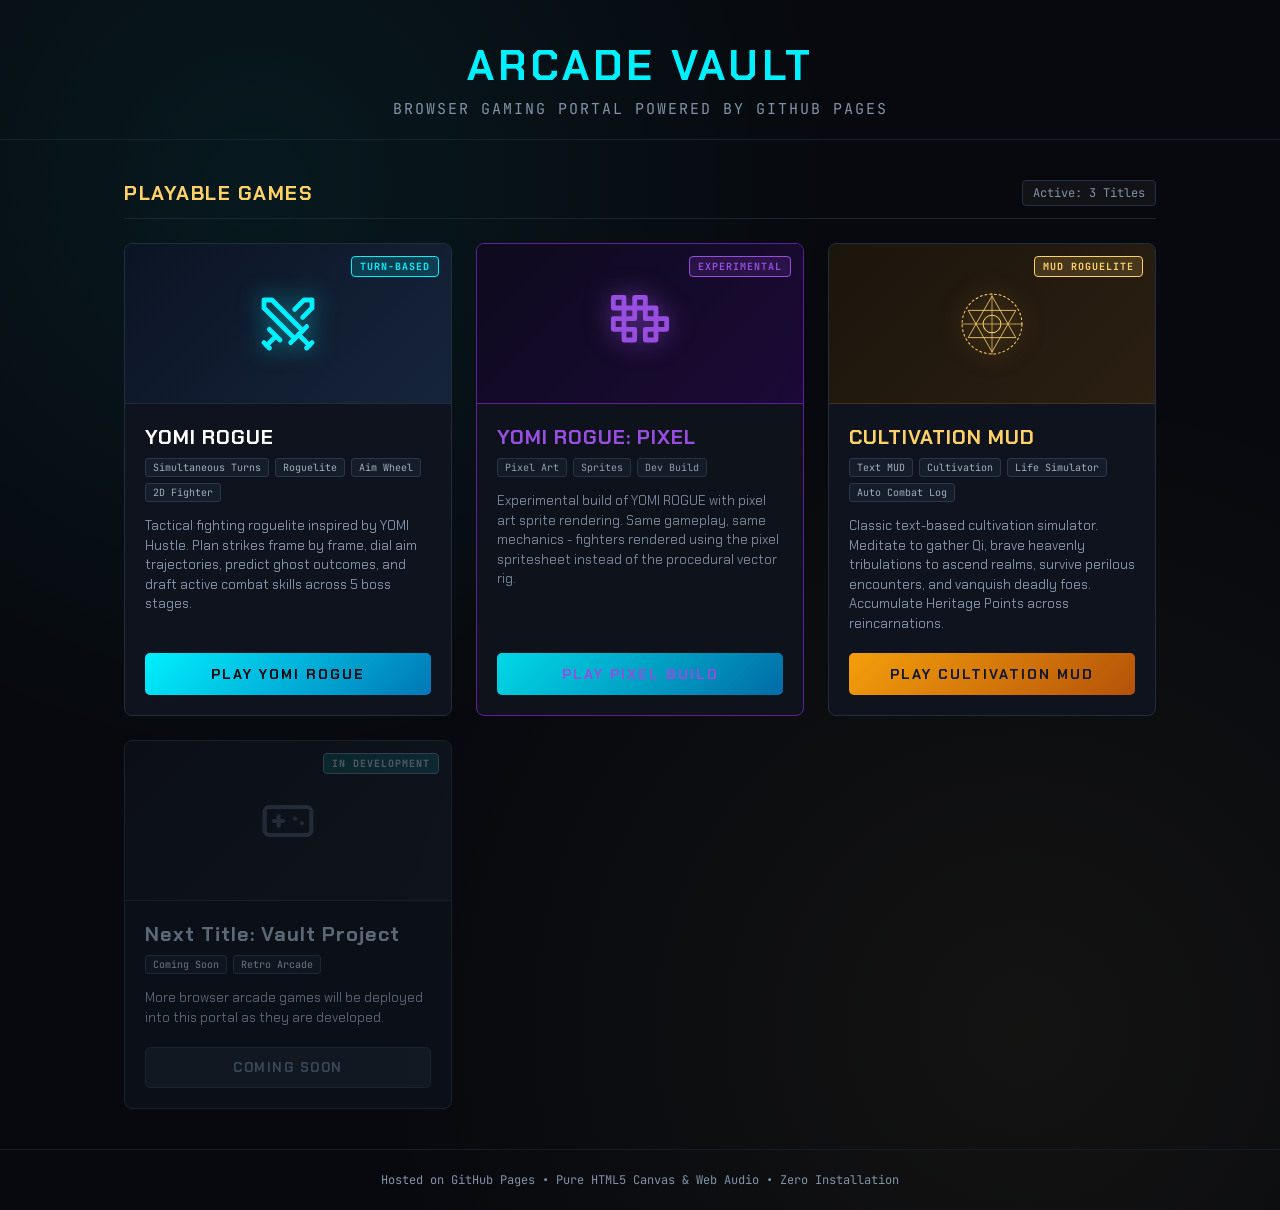
<file: index.html>
<!DOCTYPE html>
<html lang="en">
<head>
  <meta charset="UTF-8">
  <meta name="viewport" content="width=device-width, initial-scale=1.0">
  <title>ARCADE VAULT: Indie Web Games Hub</title>
  <link rel="preconnect" href="https://fonts.googleapis.com">
  <link rel="preconnect" href="https://fonts.gstatic.com" crossorigin>
  <link href="https://fonts.googleapis.com/css2?family=Chakra+Petch:wght@500;700;900&family=JetBrains+Mono:wght@400;700&display=swap" rel="stylesheet">
  <style>
    :root {
      --bg-dark: #07090e;
      --card-bg: #0e131d;
      --card-border: #222d3e;
      --accent-cyan: #00f0ff;
      --accent-gold: #ffd166;
      --accent-red: #ff3366;
      --text-main: #f1f5f9;
      --text-muted: #8292a8;
    }

    * {
      box-sizing: border-box;
      margin: 0;
      padding: 0;
    }

    body {
      background-color: var(--bg-dark);
      background-image: 
        radial-gradient(circle at 20% 15%, rgba(0, 240, 255, 0.07) 0%, transparent 40%),
        radial-gradient(circle at 80% 85%, rgba(255, 209, 102, 0.05) 0%, transparent 45%);
      color: var(--text-main);
      font-family: 'Chakra Petch', sans-serif;
      min-height: 100vh;
      display: flex;
      flex-direction: column;
    }

    /* HEADER */
    header {
      padding: 38px 24px 20px;
      text-align: center;
      border-bottom: 1px solid #192231;
    }

    .brand-title {
      font-size: 42px;
      font-weight: 900;
      letter-spacing: 4px;
      color: var(--accent-cyan);
      text-transform: uppercase;
      margin-bottom: 6px;
    }

    .brand-tagline {
      font-size: 15px;
      letter-spacing: 2px;
      color: var(--text-muted);
      text-transform: uppercase;
      font-family: 'JetBrains Mono', monospace;
    }

    /* MAIN CONTAINER */
    main {
      flex: 1;
      max-width: 1080px;
      margin: 0 auto;
      padding: 40px 24px;
      width: 100%;
    }

    .section-header {
      display: flex;
      justify-content: space-between;
      align-items: center;
      margin-bottom: 24px;
      border-bottom: 1.5px solid #1a2434;
      padding-bottom: 12px;
    }

    .section-title {
      font-size: 20px;
      font-weight: 700;
      letter-spacing: 1.5px;
      color: var(--accent-gold);
      text-transform: uppercase;
    }

    .catalog-count {
      font-family: 'JetBrains Mono', monospace;
      font-size: 12px;
      color: var(--text-muted);
      background: rgba(255, 255, 255, 0.04);
      padding: 4px 10px;
      border-radius: 4px;
      border: 1px solid #233145;
    }

    /* GAME GRID */
    .game-grid {
      display: grid;
      grid-template-columns: repeat(auto-fill, minmax(320px, 1fr));
      gap: 24px;
    }

    .game-card {
      background: var(--card-bg);
      border: 1.5px solid var(--card-border);
      border-radius: 8px;
      overflow: hidden;
      display: flex;
      flex-direction: column;
      transition: transform 0.2s cubic-bezier(0.175, 0.885, 0.32, 1.275), border-color 0.2s, box-shadow 0.2s;
    }

    .game-card:hover {
      transform: translateY(-6px);
      border-color: var(--accent-cyan);
      box-shadow: 0 12px 30px rgba(0, 0, 0, 0.7), 0 0 15px rgba(0, 240, 255, 0.2);
    }

    .card-banner {
      height: 160px;
      background: linear-gradient(135deg, #0b1424, #16243b);
      display: flex;
      align-items: center;
      justify-content: center;
      position: relative;
      border-bottom: 1px solid #1f2b3c;
    }

    .banner-graphic {
      font-size: 58px;
      filter: drop-shadow(0 0 16px rgba(0, 240, 255, 0.6));
    }

    .banner-badge {
      position: absolute;
      top: 12px;
      right: 12px;
      background: rgba(0, 240, 255, 0.15);
      border: 1px solid var(--accent-cyan);
      color: var(--accent-cyan);
      font-size: 10px;
      font-weight: 700;
      letter-spacing: 1px;
      padding: 3px 8px;
      border-radius: 4px;
      text-transform: uppercase;
      font-family: 'JetBrains Mono', monospace;
    }

    .card-content {
      padding: 20px;
      flex: 1;
      display: flex;
      flex-direction: column;
    }

    .game-name {
      font-size: 20px;
      font-weight: 700;
      color: #fff;
      margin-bottom: 8px;
      letter-spacing: 1px;
    }

    .game-tags {
      display: flex;
      flex-wrap: wrap;
      gap: 6px;
      margin-bottom: 14px;
    }

    .tag {
      font-family: 'JetBrains Mono', monospace;
      font-size: 10px;
      padding: 2px 7px;
      background: #151d2a;
      border: 1px solid #28374d;
      color: #a0aec0;
      border-radius: 3px;
    }

    .game-desc {
      font-size: 13px;
      line-height: 1.5;
      color: var(--text-muted);
      margin-bottom: 20px;
      flex: 1;
    }

    .btn-play {
      background: linear-gradient(135deg, var(--accent-cyan), #0077b6);
      color: #030810;
      font-family: 'Chakra Petch', sans-serif;
      font-size: 14px;
      font-weight: 900;
      letter-spacing: 2px;
      padding: 12px 20px;
      border: none;
      border-radius: 5px;
      text-decoration: none;
      text-align: center;
      text-transform: uppercase;
      cursor: pointer;
      transition: filter 0.15s, transform 0.15s;
    }

    .btn-play:hover {
      filter: brightness(1.15);
      transform: translateY(-2px);
    }

    /* COMING SOON CARD */
    .game-card.disabled {
      opacity: 0.65;
    }
    .game-card.disabled:hover {
      transform: none;
      border-color: var(--card-border);
      box-shadow: none;
    }

    .btn-disabled {
      background: #17212e;
      color: #55677d;
      border: 1px solid #233144;
      font-family: 'Chakra Petch', sans-serif;
      font-size: 13px;
      font-weight: 700;
      letter-spacing: 1.5px;
      padding: 11px 20px;
      border-radius: 5px;
      text-align: center;
      text-transform: uppercase;
      pointer-events: none;
    }

    /* FOOTER */
    footer {
      border-top: 1px solid #141c27;
      padding: 22px 24px;
      text-align: center;
      font-size: 12px;
      color: var(--text-muted);
      font-family: 'JetBrains Mono', monospace;
    }
  </style>
</head>
<body>

  <header>
    <div class="brand-title">Arcade Vault</div>
    <div class="brand-tagline">Browser Gaming Portal Powered by GitHub Pages</div>
  </header>

  <main>
    <div class="section-header">
      <div class="section-title">Playable Games</div>
      <div class="catalog-count">Active: 3 Titles</div>
    </div>

    <div class="game-grid">

      <!-- GAME 1: YOMI ROGUE -->
      <div class="game-card">
        <div class="card-banner">
          <svg width="64" height="64" viewBox="0 0 24 24" fill="none" stroke="var(--accent-cyan)" stroke-width="1.8" stroke-linecap="round" stroke-linejoin="round" style="filter: drop-shadow(0 0 12px rgba(0, 240, 255, 0.6));">
            <polyline points="14.5 17.5 3 6 3 3 6 3 17.5 14.5"></polyline>
            <line x1="13" y1="19" x2="19" y2="13"></line>
            <line x1="16" y1="16" x2="20" y2="20"></line>
            <line x1="19" y1="21" x2="21" y2="19"></line>
            <polyline points="14.5 6.5 18 3 21 3 21 6 17.5 9.5"></polyline>
            <line x1="5" y1="14" x2="9" y2="18"></line>
            <line x1="7" y1="17" x2="4" y2="20"></line>
            <line x1="3" y1="19" x2="5" y2="21"></line>
          </svg>
          <span class="banner-badge">Turn-Based</span>
        </div>
        <div class="card-content">
          <h2 class="game-name">YOMI ROGUE</h2>
          <div class="game-tags">
            <span class="tag">Simultaneous Turns</span>
            <span class="tag">Roguelite</span>
            <span class="tag">Aim Wheel</span>
            <span class="tag">2D Fighter</span>
          </div>
          <p class="game-desc">
            Tactical fighting roguelite inspired by YOMI Hustle. Plan strikes frame by frame, dial aim trajectories, predict ghost outcomes, and draft active combat skills across 5 boss stages.
          </p>
          <a class="btn-play" href="./roguelite_fighter/index.html">PLAY YOMI ROGUE</a>
        </div>
      </div>

      <!-- GAME 1b: YOMI ROGUE - Pixel Build (Experimental) -->
      <div class="game-card" style="border-color: #6b21a8; opacity: 0.9;">
        <div class="card-banner" style="background: linear-gradient(135deg, #0f0a1e, #1e0a3c); border-bottom-color: #6b21a8;">
          <svg width="64" height="64" viewBox="0 0 24 24" fill="none" stroke="#a855f7" stroke-width="1.8" stroke-linecap="round" stroke-linejoin="round" style="filter: drop-shadow(0 0 12px rgba(168, 85, 247, 0.6));">
            <rect x="2" y="2" width="4" height="4"></rect>
            <rect x="10" y="2" width="4" height="4"></rect>
            <rect x="2" y="10" width="4" height="4"></rect>
            <rect x="6" y="6" width="4" height="4"></rect>
            <rect x="14" y="6" width="4" height="4"></rect>
            <rect x="6" y="14" width="4" height="4"></rect>
            <rect x="14" y="14" width="4" height="4"></rect>
            <rect x="18" y="10" width="4" height="4"></rect>
          </svg>
          <span class="banner-badge" style="background: rgba(168, 85, 247, 0.15); border-color: #a855f7; color: #a855f7;">Experimental</span>
        </div>
        <div class="card-content">
          <h2 class="game-name" style="color: #a855f7;">YOMI ROGUE: PIXEL</h2>
          <div class="game-tags">
            <span class="tag">Pixel Art</span>
            <span class="tag">Sprites</span>
            <span class="tag">Dev Build</span>
          </div>
          <p class="game-desc">
            Experimental build of YOMI ROGUE with pixel art sprite rendering. Same gameplay, same mechanics - fighters rendered using the pixel spritesheet instead of the procedural vector rig.
          </p>
          <a class="btn-play" href="./roguelite_fighter_pixel/index.html" style="border-color: #a855f7; color: #a855f7;">PLAY PIXEL BUILD</a>
        </div>
      </div>

      <!-- GAME 2: TU TIEN MUD -->
      <div class="game-card">
        <div class="card-banner" style="background: linear-gradient(135deg, #1c150c, #2b1f12); border-bottom-color: #45341d;">
          <svg width="68" height="68" viewBox="0 0 200 200" fill="none" stroke="var(--accent-gold)" stroke-width="3" style="filter: drop-shadow(0 0 12px rgba(255, 209, 102, 0.5));">
            <circle cx="100" cy="100" r="88" stroke-dasharray="8,6"/>
            <polygon points="100,18 170,140 30,140" stroke-width="2.5"/>
            <polygon points="100,182 30,60 170,60" stroke-width="2.5"/>
            <circle cx="100" cy="100" r="26" stroke-width="3"/>
            <line x1="100" y1="10" x2="100" y2="190" stroke-width="2"/>
            <line x1="10" y1="100" x2="190" y2="100" stroke-width="2"/>
          </svg>
          <span class="banner-badge" style="background: rgba(255, 209, 102, 0.15); border-color: var(--accent-gold); color: var(--accent-gold);">MUD Roguelite</span>
        </div>
        <div class="card-content">
          <h2 class="game-name" style="color: var(--accent-gold);">CULTIVATION MUD</h2>
          <div class="game-tags">
            <span class="tag">Text MUD</span>
            <span class="tag">Cultivation</span>
            <span class="tag">Life Simulator</span>
            <span class="tag">Auto Combat Log</span>
          </div>
          <p class="game-desc">
            Classic text-based cultivation simulator. Meditate to gather Qi, brave heavenly tribulations to ascend realms, survive perilous encounters, and vanquish deadly foes. Accumulate Heritage Points across reincarnations.
          </p>
          <a class="btn-play" style="background: linear-gradient(135deg, #f59e0b, #b45309); color: #0f172a;" href="./tutien_mud/index.html">PLAY CULTIVATION MUD</a>
        </div>
      </div>

      <!-- FUTURE GAME SLOT (HONEST COMING SOON PLACEHOLDER) -->
      <div class="game-card disabled">
        <div class="card-banner" style="background: linear-gradient(135deg, #0e121a, #141a24);">
          <svg width="56" height="56" viewBox="0 0 24 24" fill="none" stroke="#4b5a6f" stroke-width="1.8" stroke-linecap="round" stroke-linejoin="round" style="opacity: 0.6;">
            <rect x="2" y="6" width="20" height="12" rx="2"></rect>
            <path d="M6 12h4m-2-2v4"></path>
            <line x1="15" y1="11" x2="15" y2="11.01"></line>
            <line x1="18" y1="13" x2="18" y2="13.01"></line>
          </svg>
          <span class="banner-badge" style="border-color: #4b5a6f; color: #76869b;">In Development</span>
        </div>
        <div class="card-content">
          <h2 class="game-name" style="color: #8c9cb0;">Next Title: Vault Project</h2>
          <div class="game-tags">
            <span class="tag">Coming Soon</span>
            <span class="tag">Retro Arcade</span>
          </div>
          <p class="game-desc">
            More browser arcade games will be deployed into this portal as they are developed.
          </p>
          <div class="btn-disabled">COMING SOON</div>
        </div>
      </div>

    </div>
  </main>

  <footer>
    Hosted on GitHub Pages • Pure HTML5 Canvas & Web Audio • Zero Installation
  </footer>

</body>
</html>
</file>
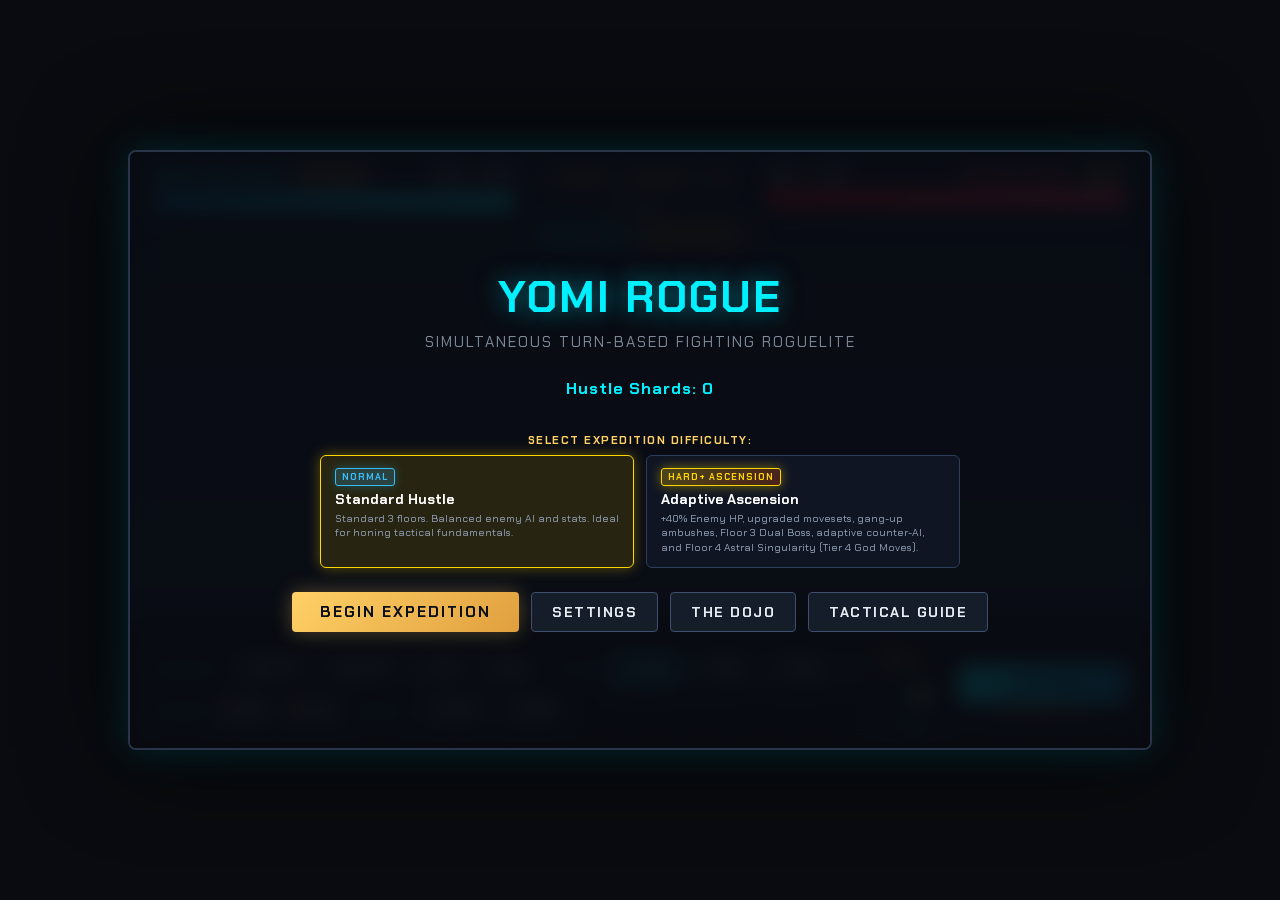
<file: roguelite_fighter/index.html>
<!DOCTYPE html>
<html lang="en">
<head>
  <meta charset="UTF-8">
  <title>YOMI ROGUE: Tactical Frame Fighter</title>
  <link rel="stylesheet" href="style.css">
</head>
<body>

  <div id="game-container">
    <canvas id="game-canvas" width="1024" height="600"></canvas>

    <!-- TOP COMBAT HUD -->
    <div id="top-hud">
      <!-- Player 1 Status -->
      <div class="fighter-card p1">
        <div class="fighter-header">
          <div style="display: flex; align-items: center; gap: 8px;">
            <span class="fighter-name" id="p1-name">HUSTLER (YOU)</span>
            <div class="gold-pill" id="gold-display">50 Gold</div>
          </div>
          <span id="p1-hp-text">100 / 100</span>
        </div>
        <div class="bar-box">
          <div id="p1-hp-bar" class="bar-fill hp-p1" style="width: 100%;"></div>
        </div>
        <div class="super-bar-box">
          <div id="p1-super-bar" class="super-fill" style="width: 0%;"></div>
        </div>
      </div>

      <!-- Center Match Indicators -->
      <div id="match-center">
        <div class="stage-pill" id="stage-display">FLOOR 1 • STAGE 1 / 10</div>
        <div class="frame-advantage-tag" id="advantage-display">NEUTRAL</div>
        <div style="display: flex; gap: 6px; align-items: center;">
          <button id="btn-top-replay" class="btn-top-replay" title="Watch uninterrupted match replay [R]">REPLAY [R]</button>
          <button id="btn-top-deck" class="btn-top-replay btn-top-deck" title="Customize Equipped Deck [D]">DECK (<span id="hud-deck-count">10/14</span>)</button>
        </div>
        <div class="combo-callout" id="combo-display">3 HITS!</div>
      </div>

      <!-- Opponent Status (Unified for Single & Dual Opponents) -->
      <div class="fighter-card p2" id="opponent-card">
        <div class="fighter-header">
          <div class="hp-readout-box">
            <span id="p2-hp-text">100 / 100</span>
            <span class="dual-hp-breakdown" id="p2-dual-breakdown" style="display: none;"></span>
          </div>
          <div class="opponent-names-row">
            <span class="fighter-name" id="p2-name">ROGUE MONK</span>
            <span class="fighter-name dual-name-sep" id="p2-dual-sep" style="display: none;">&</span>
            <span class="fighter-name" id="p2b-name" style="display: none;">PARTNER</span>
            <span class="boss-archetype-pill" id="p2-archetype">MONK</span>
          </div>
        </div>
        <div class="bar-box opponent-bar-box" id="opponent-bar-box">
          <div id="p2b-hp-bar" class="bar-fill hp-p2b" style="width: 0%; display: none;"></div>
          <div id="p2-hp-bar" class="bar-fill hp-p2" style="width: 100%;"></div>
        </div>
        <div class="super-bar-box opponent-super-box">
          <div id="p2b-super-bar" class="super-fill sp-p2b" style="width: 0%; display: none;"></div>
          <div id="p2-super-bar" class="super-fill sp-p2" style="width: 0%;"></div>
        </div>
      </div>
    </div>

    <!-- BOTTOM TACTICAL DECISION PANEL (YOMI HUSTLE STYLE) -->
    <div id="tactical-panel">
      <div class="move-categories">
        <!-- ROW 1: MOVEMENT & ATTACKS -->
        <div class="move-row">
          <div class="category-group">
            <span class="cat-label">Movement</span>
            <div class="btn-row" id="movement-btns">
              <button class="btn-move" data-move="STEP_FWD">
                <div class="move-header">
                  <span class="move-icon"><svg viewBox="0 0 24 24" fill="none" stroke="currentColor" stroke-width="2.2" stroke-linecap="round" stroke-linejoin="round"><path d="M5 12h14M12 5l7 7-7 7"/></svg></span>
                  <span class="move-name">Step Fwd</span>
                </div>
                <span class="move-frames">Adv: +1</span>
              </button>
              <button class="btn-move" data-move="STEP_BACK">
                <div class="move-header">
                  <span class="move-icon"><svg viewBox="0 0 24 24" fill="none" stroke="currentColor" stroke-width="2.2" stroke-linecap="round" stroke-linejoin="round"><path d="M19 12H5M12 19l-7-7 7-7"/></svg></span>
                  <span class="move-name">Step Back</span>
                </div>
                <span class="move-frames">Adv: +1</span>
              </button>
              <button class="btn-move" data-move="JUMP">
                <div class="move-header">
                  <span class="move-icon"><svg viewBox="0 0 24 24" fill="none" stroke="currentColor" stroke-width="2.2" stroke-linecap="round" stroke-linejoin="round"><path d="M12 19V5M5 12l7-7 7 7"/></svg></span>
                  <span class="move-name">Jump</span>
                </div>
                <span class="move-frames">360° Aim</span>
              </button>
              <button class="btn-move" data-move="DASH">
                <div class="move-header">
                  <span class="move-icon"><svg viewBox="0 0 24 24" fill="none" stroke="currentColor" stroke-width="2.2" stroke-linecap="round" stroke-linejoin="round"><path d="M13 17l5-5-5-5M6 17l5-5-5-5"/></svg></span>
                  <span class="move-name">Dash</span>
                </div>
                <span class="move-frames">Air / Gnd</span>
              </button>
              <button class="btn-move" data-move="AIR_RECOVERY">
                <div class="move-header">
                  <span class="move-icon"><svg viewBox="0 0 24 24" fill="none" stroke="currentColor" stroke-width="2.2" stroke-linecap="round" stroke-linejoin="round"><path d="M3 12a9 9 0 0 1 15-6.7L21 8M21 3v5h-5M21 12a9 9 0 0 1-15 6.7L3 16M3 21v-5h5"/></svg></span>
                  <span class="move-name">Air Tech</span>
                </div>
                <span class="move-frames">Ukemi Break</span>
              </button>
            </div>
          </div>

          <div class="category-group">
            <span class="cat-label">Attacks</span>
            <div class="btn-row" id="attack-btns">
              <button class="btn-move selected" data-move="QUICK_JAB">
                <div class="move-header">
                  <span class="move-icon"><svg viewBox="0 0 24 24" fill="none" stroke="currentColor" stroke-width="2.2" stroke-linecap="round" stroke-linejoin="round"><path d="M4 12h16M14 6l6 6-6 6"/></svg></span>
                  <span class="move-name">Jab</span>
                </div>
                <span class="move-frames">3f • 8 Dmg</span>
              </button>
              <button class="btn-move" data-move="HEAVY_SLASH">
                <div class="move-header">
                  <span class="move-icon"><svg viewBox="0 0 24 24" fill="none" stroke="currentColor" stroke-width="2.2" stroke-linecap="round" stroke-linejoin="round"><path d="M14.5 4l5.5 5.5-11 11H3.5v-5.5l11-11z"/></svg></span>
                  <span class="move-name">Slash</span>
                </div>
                <span class="move-frames">7f • 22 Dmg</span>
              </button>
              <button class="btn-move" data-move="SWEEP">
                <div class="move-header">
                  <span class="move-icon"><svg viewBox="0 0 24 24" fill="none" stroke="currentColor" stroke-width="2.2" stroke-linecap="round" stroke-linejoin="round"><path d="M3 17h12l6 4M6 13l4 4"/></svg></span>
                  <span class="move-name">Sweep</span>
                </div>
                <span class="move-frames">5f • 14 Dmg</span>
              </button>
              <button class="btn-move" data-move="LAUNCHER">
                <div class="move-header">
                  <span class="move-icon"><svg viewBox="0 0 24 24" fill="none" stroke="currentColor" stroke-width="2.2" stroke-linecap="round" stroke-linejoin="round"><path d="M12 19V3m0 0l-5 5m5-5l5 5"/></svg></span>
                  <span class="move-name">Launcher</span>
                </div>
                <span class="move-frames">9f • Juggle</span>
              </button>
            </div>
          </div>
        </div>

        <!-- ROW 2: DEFENSE & SPECIALS -->
        <div class="move-row">
          <div class="category-group">
            <span class="cat-label">Defense</span>
            <div class="btn-row" id="defense-btns">
              <button class="btn-move" data-move="BLOCK">
                <div class="move-header">
                  <span class="move-icon"><svg viewBox="0 0 24 24" fill="none" stroke="currentColor" stroke-width="2.2" stroke-linecap="round" stroke-linejoin="round"><path d="M12 22s8-4 8-10V5l-8-3-8 3v7c0 6 8 10 8 10z"/></svg></span>
                  <span class="move-name">Block</span>
                </div>
                <span class="move-frames">Guard 80%</span>
              </button>
              <button class="btn-move" data-move="PARRY">
                <div class="move-header">
                  <span class="move-icon"><svg viewBox="0 0 24 24" fill="none" stroke="currentColor" stroke-width="2.2" stroke-linecap="round" stroke-linejoin="round"><path d="M12 2v20M2 12h20M5 5l14 14M5 19l14-14"/></svg></span>
                  <span class="move-name">Parry</span>
                </div>
                <span class="move-frames">Frame Trap</span>
              </button>
            </div>
          </div>

          <div class="category-group">
            <span class="cat-label">Special</span>
            <div class="btn-row" id="special-btns">
              <button class="btn-move special-btn" data-move="KI_BLAST">
                <div class="move-header">
                  <span class="move-icon"><svg viewBox="0 0 24 24" fill="none" stroke="currentColor" stroke-width="2.2" stroke-linecap="round" stroke-linejoin="round"><path d="M13 2L3 14h9l-1 8 10-12h-9l1-8z"/></svg></span>
                  <span class="move-name">Ki Blast</span>
                </div>
                <span class="move-frames">30 SP</span>
              </button>
              <button class="btn-move special-btn" data-move="DRAGON_UPPER">
                <div class="move-header">
                  <span class="move-icon"><svg viewBox="0 0 24 24" fill="none" stroke="currentColor" stroke-width="2.2" stroke-linecap="round" stroke-linejoin="round"><path d="M8.5 14.5A2.5 2.5 0 0 0 11 12c0-1.38-.5-2-1-3-1.072-2.143-.224-4.054 2-6 .5 2.5 2 4.9 4 6.5 2 1.6 3 3.5 3 5.5a7 7 0 1 1-14 0c0-1.153.433-2.294 1-3a2.5 2.5 0 0 0 2.5 3z"/></svg></span>
                  <span class="move-name">Dragon</span>
                </div>
                <span class="move-frames">60 SP</span>
              </button>
            </div>
          </div>
        </div>
      </div>

      <!-- YOMI HUSTLE AIM WHEEL (AIM & VECTOR SELECTOR) -->
      <div class="aim-wheel-box">
        <span class="aim-label">Aim / Vector</span>
        <canvas id="aim-canvas" width="48" height="48" title="Click or drag to adjust trajectory"></canvas>
        <span class="aim-angle-readout" id="aim-readout">0° [FWD]</span>
      </div>

      <!-- LOCK IN ACTION -->
      <div class="lock-in-section">
        <button id="btn-lock-in" class="btn-lockin">
          <span>LOCK IN</span>
          <span class="key-hint">[SPACE / ENTER]</span>
        </button>
        <div class="move-preview-desc" id="move-desc">Quick Jab (3f startup)</div>
      </div>
    </div>

    <!-- START MENU / TITLE SCREEN OVERLAY -->
    <div id="screen-title" class="overlay-screen active">
      <div class="main-title" style="letter-spacing: 2px;">YOMI ROGUE</div>
      <div class="sub-title">SIMULTANEOUS TURN-BASED FIGHTING ROGUELITE</div>
      <div class="shards-pill" id="title-shards">Hustle Shards: 0</div>

      <!-- DIFFICULTY SELECTOR -->
      <div class="difficulty-selector-box">
        <div class="difficulty-title">SELECT EXPEDITION DIFFICULTY:</div>
        <div class="difficulty-options">
          <div class="diff-card active" id="diff-normal" data-mode="NORMAL">
            <div class="diff-badge tier-upgrade">NORMAL</div>
            <div class="diff-name">Standard Hustle</div>
            <div class="diff-desc">Standard 3 floors. Balanced enemy AI and stats. Ideal for honing tactical fundamentals.</div>
          </div>
          <div class="diff-card" id="diff-hardplus" data-mode="HARD_PLUS">
            <div class="diff-badge tier-apex">HARD+ ASCENSION</div>
            <div class="diff-name">Adaptive Ascension</div>
            <div class="diff-desc">+40% Enemy HP, upgraded movesets, gang-up ambushes, Floor 3 Dual Boss, adaptive counter-AI, and Floor 4 Astral Singularity (Tier 4 God Moves).</div>
          </div>
        </div>
      </div>

      <!-- MENU ACTIONS -->
      <div style="display: flex; gap: 12px; margin-top: 14px; flex-wrap: wrap; justify-content: center;">
        <button id="btn-start-run" class="btn-primary" style="padding: 10px 28px; font-size: 15px;">BEGIN EXPEDITION</button>
        <button id="btn-open-settings" class="btn-secondary" style="padding: 10px 20px;">SETTINGS</button>
        <button id="btn-open-dojo" class="btn-secondary" style="padding: 10px 20px;">THE DOJO</button>
        <button id="btn-open-guide" class="btn-secondary" style="padding: 10px 20px;">TACTICAL GUIDE</button>
      </div>
    </div>

    <!-- SETTINGS MODAL OVERLAY -->
    <div id="screen-settings" class="overlay-screen">
      <div class="main-title" style="font-size: 28px; color: var(--accent-cyan);">TACTICAL SETTINGS</div>
      <div class="sub-title">Configure audio, visual dynamics, and battle simulation:</div>
      <div class="settings-box">
        <div class="setting-row">
          <span>Master Audio SFX</span>
          <label class="toggle-switch">
            <input type="checkbox" id="setting-sfx" checked>
            <span class="slider"></span>
          </label>
        </div>
        <div class="setting-row">
          <span>Screen Shake Intensity</span>
          <label class="toggle-switch">
            <input type="checkbox" id="setting-screenshake" checked>
            <span class="slider"></span>
          </label>
        </div>
        <div class="setting-row">
          <span>Impact Hit Flash</span>
          <label class="toggle-switch">
            <input type="checkbox" id="setting-hitflash" checked>
            <span class="slider"></span>
          </label>
        </div>
        <div class="setting-row">
          <span>Replay Speed Multiplier</span>
          <select id="setting-replayspeed" class="setting-select">
            <option value="1">1.0x Normal</option>
            <option value="1.5" selected>1.5x Brisk</option>
            <option value="2">2.0x Godspeed</option>
          </select>
        </div>
      </div>
      <div style="display: flex; gap: 14px; margin-top: 20px;">
        <button id="btn-close-settings" class="btn-primary">SAVE & CLOSE</button>
      </div>
    </div>

    <!-- TACTICAL GUIDE OVERLAY -->
    <div id="screen-guide" class="overlay-screen">
      <div class="main-title" style="font-size: 28px; color: var(--accent-gold);">TACTICAL COMBAT GUIDE</div>
      <div class="sub-title">Master simultaneous turn mechanics and evolution tiers:</div>
      <div class="guide-grid">
        <div class="guide-card">
          <div class="guide-card-title">1. SIMULTANEOUS PREDICTION</div>
          <div class="guide-card-desc">Both fighters select actions simultaneously. Aim vector trajectories dictate your angle of attack and mobility destination.</div>
        </div>
        <div class="guide-card">
          <div class="guide-card-title">2. DETERMINISTIC WEAKPOINTS</div>
          <div class="guide-card-desc">Zero RNG crits. Weakpoint strikes trigger on Whiff Punishes (recovery frames), Anti-Air intercepts, Low sweep trips, and true Backstabs.</div>
        </div>
        <div class="guide-card">
          <div class="guide-card-title">3. TIER 3 PEAK MASTERY</div>
          <div class="guide-card-desc">Base moves evolve to EX upgrades, then branch into APEX Ascension or Hybrid Fusion. Both APEX and Fusion are Tier 3 pinnacle techniques.</div>
        </div>
        <div class="guide-card">
          <div class="guide-card-title">4. TIER 4 ZENITH SINGULARITY</div>
          <div class="guide-card-desc">In the Sanctuary Forge or via ancient relics, merge 1 Fusion (Tier 3) + 1 Apex (Tier 3) to synthesize devastating Tier 4 God-Tier arts!</div>
        </div>
        <div class="guide-card">
          <div class="guide-card-title">5. ADAPTIVE COUNTER-AI (HARD+)</div>
          <div class="guide-card-desc">On Hard+ mode, enemies monitor your habits throughout the floor (jumping, sweeping, parrying) and deliberately deploy tactical counters!</div>
        </div>
        <div class="guide-card">
          <div class="guide-card-title">6. STAGE 5 MINI-BOSS SPOILS</div>
          <div class="guide-card-desc">Every floor features a Stage 5 Mini-Boss. Vanquishing them grants guaranteed Sanctuary Relics or Legendary Passive Perks.</div>
        </div>
      </div>
      <div style="display: flex; gap: 14px; margin-top: 18px;">
        <button id="btn-close-guide" class="btn-primary">RETURN TO MENU</button>
      </div>
    </div>

    <!-- STAGE 5 MINI-BOSS TREASURY OVERLAY -->
    <div id="screen-miniboss-reward" class="overlay-screen">
      <div class="main-title" style="color: var(--accent-gold); font-size: 32px;">MINI-BOSS SLAIN!</div>
      <div class="sub-title">Stage 5 Guardian defeated! Select your Sanctuary Treasury reward:</div>
      <div class="cards-row" id="miniboss-cards-container">
        <!-- Injected via JavaScript -->
      </div>
    </div>

    <!-- BUFF DRAFTING OVERLAY (VICTORY) -->
    <div id="screen-draft" class="overlay-screen">
      <div class="main-title" style="color: var(--accent-gold); font-size: 34px;">ROUND CLEARED!</div>
      <div class="sub-title">Select a Tactical Synergy Perk to enhance your moveset:</div>
      <div class="cards-row" id="buff-cards-container">
        <!-- Injected via JavaScript -->
      </div>
      <button id="btn-draft-replay" class="btn-secondary" style="margin-top: 10px;">WATCH MATCH REPLAY</button>
    </div>

    <!-- THE DOJO OVERLAY (META PROGRESSION) -->
    <div id="screen-dojo" class="overlay-screen">
      <div class="main-title" style="font-size: 32px;">THE ANCIENT DOJO</div>
      <div class="sub-title">Permanent conditioning via Hustle Shards:</div>
      <div class="shards-pill" id="dojo-shards">Hustle Shards: 0</div>
      
      <div class="dojo-grid" id="dojo-upgrades-grid">
        <!-- Injected via JavaScript -->
      </div>

      <button id="btn-close-dojo" class="btn-secondary">BACK TO MAIN</button>
    </div>

    <!-- SANCTUARY SHOP & SKILL FORGE OVERLAY (POST-BOSS) -->
    <div id="screen-shop" class="overlay-screen">
      <div class="main-title" style="color: var(--accent-gold); font-size: 30px;">SANCTUARY FORGE & MARKET</div>
      <div class="sub-title">Prepare your tactical loadout before entering the next floor:</div>
      <div class="gold-pill" id="shop-gold-display" style="font-size: 14px; margin-bottom: 16px;">120 Gold Available</div>
      
      <!-- SHOP TABS -->
      <div class="shop-tabs">
        <button class="shop-tab-btn active" id="tab-shop-armory">Skill Armory</button>
        <button class="shop-tab-btn" id="tab-shop-supplies">Supplies & Relics</button>
        <button class="shop-tab-btn" id="tab-shop-deck">Skill Deck Customizer</button>
        <button class="shop-tab-btn" id="tab-shop-tier4">Tier 4 Zenith Forge</button>
      </div>

      <!-- TAB 1 & 2 CONTENT: SHOP WARES -->
      <div id="shop-wares-view" class="shop-grid">
        <!-- Injected via JavaScript -->
      </div>

      <!-- TAB 3 CONTENT: DECK CUSTOMIZER -->
      <div id="shop-deck-view" style="display: none; width: 100%;">
        <div class="deck-summary">
          <span>Active Equipped Deck: <b id="deck-count-text">10 / 14 Active Moves</b> (Max 14)</span>
          <span style="color: var(--accent-cyan); font-size: 11px;">Click any move to Equip or Unequip from battle HUD</span>
        </div>
        <div class="deck-grid" id="deck-grid-container">
          <!-- Injected via JavaScript -->
        </div>
      </div>

      <!-- TAB 4 CONTENT: TIER 4 ZENITH FORGE -->
      <div id="shop-tier4-view" style="display: none; width: 100%;">
        <div class="deck-summary">
          <span>Tier 4 Zenith Forge: <b style="color: #ffd700;">Combine 1 Fusion (Tier 3) + 1 Apex (Tier 3)</b></span>
          <span style="color: #c084fc; font-size: 11px;">Merge 1 owned Fusion move + 1 owned Apex move to unlock God-Tier arts</span>
        </div>
        <div class="shop-grid" id="tier4-forge-container">
          <!-- Injected via JavaScript -->
        </div>
      </div>

      <div style="display: flex; gap: 14px; justify-content: center; margin-top: 10px;">
        <button id="btn-leave-shop" class="btn-primary">ENTER NEXT FLOOR -></button>
      </div>
    </div>

    <!-- SKILL BREAKTHROUGH OVERLAY (FUSION VS APEX) -->
    <div id="screen-breakthrough" class="overlay-screen">
      <div class="main-title" style="color: #c084fc; font-size: 30px;">SKILL BREAKTHROUGH!</div>
      <div class="sub-title" id="breakthrough-sub">Choose the evolutionary path for your mastered skill:</div>
      
      <div class="breakthrough-options">
        <div class="breakthrough-card fusion-opt" id="btn-opt-fusion">
          <div>
            <span class="perk-badge tier-fusion">SKILL FUSION</span>
            <div class="perk-name" id="fusion-title">Hybrid Fusion</div>
            <div class="perk-desc" id="fusion-desc">Merge this move with another owned skill to create a devastating dual-element technique!</div>
          </div>
          <button class="btn-secondary" style="margin-top: 15px; border-color: #c084fc; color: #c084fc;">FUSE SKILL</button>
        </div>

        <div class="breakthrough-card apex-opt" id="btn-opt-apex">
          <div>
            <span class="perk-badge tier-apex">APEX ASCENSION</span>
            <div class="perk-name" id="apex-title">Apex Mastery</div>
            <div class="perk-desc" id="apex-desc">Ascend this skill to its ultimate standalone purity: extreme damage, 1f startup, and super armor.</div>
          </div>
          <button class="btn-primary" style="margin-top: 15px;">ASCEND TO APEX</button>
        </div>
      </div>
    </div>

    <!-- EXPEDITION & FLOOR VICTORY OVERLAY -->
    <div id="screen-victory" class="overlay-screen">
      <div class="main-title" id="victory-headline" style="color: var(--accent-gold); font-size: 34px;">FLOOR CLEARED!</div>
      <div class="sub-title" id="victory-sub">The floor guardian has fallen!</div>
      <div class="shards-pill" id="victory-shards">+50 Hustle Shards Acquired!</div>
      <div style="display: flex; gap: 14px; margin-top: 15px;">
        <button id="btn-victory-replay" class="btn-secondary">WATCH MATCH REPLAY</button>
        <button id="btn-next-floor" class="btn-primary">ENTER SANCTUARY SHOP -></button>
      </div>
    </div>

    <!-- GAME OVER OVERLAY -->
    <div id="screen-gameover" class="overlay-screen">
      <div class="main-title" id="gameover-headline" style="color: var(--accent-red);">KNOCKED OUT</div>
      <div class="sub-title" id="gameover-sub">Defeated in Stage 3</div>
      <div class="shards-pill" id="gameover-shards">+16 Hustle Shards acquired!</div>
      <div style="display: flex; gap: 14px;">
        <button id="btn-retry-run" class="btn-primary">NEW RUN</button>
        <button id="btn-gameover-replay" class="btn-secondary">WATCH REPLAY</button>
        <button id="btn-gameover-dojo" class="btn-secondary">ENTER DOJO</button>
      </div>
    </div>

    <!-- FLOATING COMBAT TOAST NOTIFICATION -->
    <div id="combat-toast" class="combat-toast"></div>

    <!-- UNIVERSAL DECK CUSTOMIZER MODAL (ACCESSIBLE ANYTIME VIA TOP HUD OR SHORTCUT [D]) -->
    <div id="screen-deck-modal" class="overlay-screen">
      <div class="main-title" style="color: var(--accent-gold); font-size: 28px;">COMBAT SKILL DECK</div>
      <div class="deck-summary" style="margin-bottom: 12px;">
        <span>Active Deck: <b id="modal-deck-count" style="color: #00f0ff;">10 / 14 Moves</b></span>
        <span style="color: #94a3b8; font-size: 11px;">Click any skill card to Equip or Stash (Min: 4, Max: 14)</span>
      </div>
      <div class="deck-grid" id="modal-deck-grid" style="max-height: 340px; overflow-y: auto; width: 100%; max-width: 840px; padding: 4px;">
        <!-- Injected via JavaScript -->
      </div>
      <div style="margin-top: 14px; display: flex; gap: 12px;">
        <button id="btn-close-deck-modal" class="btn-primary" style="padding: 8px 26px;">RETURN TO BATTLE</button>
      </div>
    </div>

    <!-- DECK SWAP MODAL (WHEN DRAFTING A MOVE AT 14/14 CAPACITY) -->
    <div id="screen-deck-swap" class="overlay-screen">
      <div class="main-title" style="color: var(--accent-gold); font-size: 26px;">DECK FULL (14/14)</div>
      <div class="sub-title" id="swap-modal-sub" style="margin-bottom: 12px; color: #fff;">
        Select an equipped move below to replace with <b id="swap-new-move-name" style="color: var(--accent-cyan);">New Move</b>:
      </div>
      <div class="deck-grid" id="swap-deck-grid" style="max-height: 280px; overflow-y: auto; width: 100%; max-width: 820px; padding: 4px;">
        <!-- Injected via JavaScript: lists the equipped moves to choose a replacement -->
      </div>
      <div style="margin-top: 14px; display: flex; gap: 12px;">
        <button id="btn-swap-send-stash" class="btn-secondary" style="padding: 8px 20px;">SEND NEW SKILL TO STASH</button>
      </div>
    </div>

    <!-- CINEMATIC REPLAY CONTROLS (YOMI HUSTLE STYLE) -->
    <div id="replay-hud" class="replay-bar hidden">
      <div class="replay-badge">
        <span class="replay-dot"></span>
        <span>CINEMATIC REPLAY</span>
      </div>
      <button id="btn-replay-play" class="replay-ctrl-btn" title="Play / Pause [Space]">
        <span id="replay-play-icon">⏸ PAUSE</span>
      </button>
      <button id="btn-replay-restart" class="replay-ctrl-btn" title="Restart Replay">
        <span>⏮ RESTART</span>
      </button>
      <input type="range" id="replay-scrubber" min="0" max="100" value="0" class="replay-slider">
      <span id="replay-time-display" class="replay-time">00:00 / 00:00</span>
      <button id="btn-replay-speed" class="replay-speed-btn" title="Toggle Speed">
        <span id="replay-speed-label">1.0x</span>
      </button>
      <button id="btn-replay-exit" class="replay-exit-btn">
        <span>EXIT REPLAY</span>
      </button>
    </div>

  </div>

  <!-- Modular Roguelite Game Components -->
  <script src="js/data/moves.js"></script>
  <script src="js/data/upgrades.js"></script>
  <script src="js/data/fusions.js"></script>
  <script src="js/data/enemies.js"></script>
  <script src="js/data/perks.js"></script>
  <script src="js/audio.js"></script>
  <script src="js/pixelfx_engine.js"></script>
  <script src="js/animator.js"></script>
  <script src="js/fighter.js"></script>
  <script src="game.js"></script>
</body>
</html>
</file>
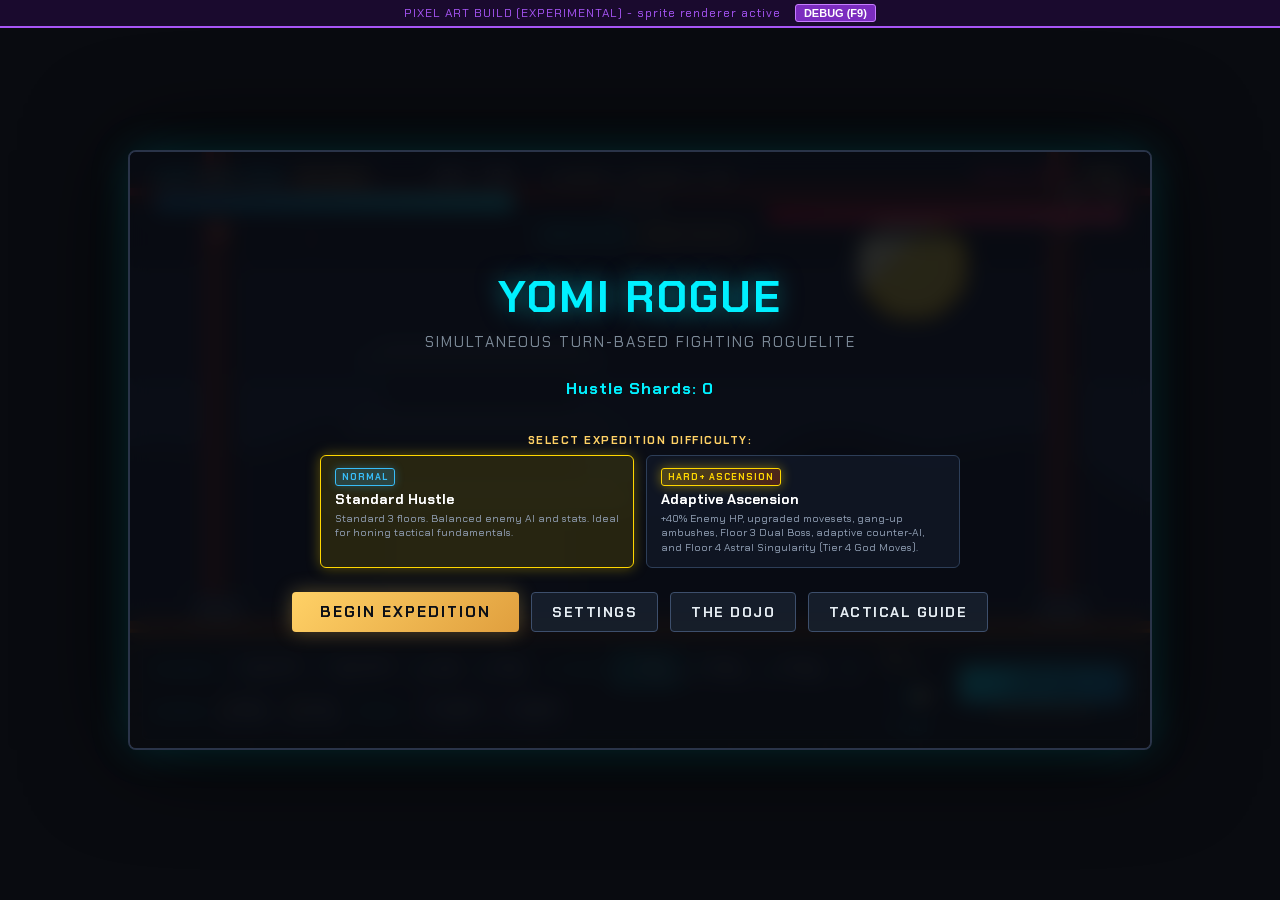
<file: roguelite_fighter_pixel/index.html>
<!DOCTYPE html>
<html lang="en">
<head>
  <meta charset="UTF-8">
  <title>YOMI ROGUE: Pixel Build (Experimental)</title>
  <link rel="stylesheet" href="style.css?v=20261127a">
  <style>
    #pixel-build-banner {
      position: fixed;
      top: 0; left: 0; right: 0;
      z-index: 9999;
      background: #1a0a2e;
      border-bottom: 2px solid #a855f7;
      color: #a855f7;
      font-family: 'Chakra Petch', monospace;
      font-size: 12px;
      letter-spacing: 0.08em;
      text-align: center;
      padding: 4px 0;
      pointer-events: none;
    }
  </style>
</head>
<body>

  <div id="pixel-build-banner">PIXEL ART BUILD (EXPERIMENTAL) - sprite renderer active</div>

  <div id="game-container">
    <canvas id="game-canvas" width="1024" height="600"></canvas>

    <!-- TOP COMBAT HUD -->
    <div id="top-hud">
      <!-- Player 1 Status -->
      <div class="fighter-card p1">
        <div class="fighter-header">
          <div style="display: flex; align-items: center; gap: 8px;">
            <span class="fighter-name" id="p1-name">HUSTLER (YOU)</span>
            <div class="gold-pill" id="gold-display">50 Gold</div>
          </div>
          <span id="p1-hp-text">100 / 100</span>
        </div>
        <div class="bar-box">
          <div id="p1-hp-bar" class="bar-fill hp-p1" style="width: 100%;"></div>
        </div>
        <div class="super-bar-box">
          <div id="p1-super-bar" class="super-fill" style="width: 0%;"></div>
        </div>
      </div>

      <!-- Center Match Indicators -->
      <div id="match-center">
        <div class="stage-pill" id="stage-display">FLOOR 1 • STAGE 1 / 10</div>
        <div class="frame-advantage-tag" id="advantage-display">NEUTRAL</div>
        <div style="display: flex; gap: 6px; align-items: center;">
          <button id="btn-top-replay" class="btn-top-replay" title="Watch uninterrupted match replay [R]">REPLAY [R]</button>
          <button id="btn-top-deck" class="btn-top-replay btn-top-deck" title="Customize Equipped Deck [D]">DECK (<span id="hud-deck-count">10/14</span>)</button>
        </div>
        <div class="combo-callout" id="combo-display">3 HITS!</div>
      </div>

      <!-- Opponent Status (Unified for Single & Dual Opponents) -->
      <div class="fighter-card p2" id="opponent-card">
        <div class="fighter-header">
          <div class="hp-readout-box">
            <span id="p2-hp-text">100 / 100</span>
            <span class="dual-hp-breakdown" id="p2-dual-breakdown" style="display: none;"></span>
          </div>
          <div class="opponent-names-row">
            <span class="fighter-name" id="p2-name">ROGUE MONK</span>
            <span class="fighter-name dual-name-sep" id="p2-dual-sep" style="display: none;">&</span>
            <span class="fighter-name" id="p2b-name" style="display: none;">PARTNER</span>
            <span class="boss-archetype-pill" id="p2-archetype">MONK</span>
          </div>
        </div>
        <div class="bar-box opponent-bar-box" id="opponent-bar-box">
          <div id="p2b-hp-bar" class="bar-fill hp-p2b" style="width: 0%; display: none;"></div>
          <div id="p2-hp-bar" class="bar-fill hp-p2" style="width: 100%;"></div>
        </div>
        <div class="super-bar-box opponent-super-box">
          <div id="p2b-super-bar" class="super-fill sp-p2b" style="width: 0%; display: none;"></div>
          <div id="p2-super-bar" class="super-fill sp-p2" style="width: 0%;"></div>
        </div>
      </div>
    </div>

    <!-- BOTTOM TACTICAL DECISION PANEL (YOMI HUSTLE STYLE) -->
    <div id="tactical-panel">
      <div class="move-categories">
        <!-- ROW 1: MOVEMENT & ATTACKS -->
        <div class="move-row">
          <div class="category-group">
            <span class="cat-label">Movement</span>
            <div class="btn-row" id="movement-btns">
              <button class="btn-move" data-move="STEP_FWD">
                <div class="move-header">
                  <span class="move-icon"><svg viewBox="0 0 24 24" fill="none" stroke="currentColor" stroke-width="2.2" stroke-linecap="round" stroke-linejoin="round"><path d="M5 12h14M12 5l7 7-7 7"/></svg></span>
                  <span class="move-name">Step Fwd</span>
                </div>
                <span class="move-frames">Adv: +1</span>
              </button>
              <button class="btn-move" data-move="STEP_BACK">
                <div class="move-header">
                  <span class="move-icon"><svg viewBox="0 0 24 24" fill="none" stroke="currentColor" stroke-width="2.2" stroke-linecap="round" stroke-linejoin="round"><path d="M19 12H5M12 19l-7-7 7-7"/></svg></span>
                  <span class="move-name">Step Back</span>
                </div>
                <span class="move-frames">Adv: +1</span>
              </button>
              <button class="btn-move" data-move="JUMP">
                <div class="move-header">
                  <span class="move-icon"><svg viewBox="0 0 24 24" fill="none" stroke="currentColor" stroke-width="2.2" stroke-linecap="round" stroke-linejoin="round"><path d="M12 19V5M5 12l7-7 7 7"/></svg></span>
                  <span class="move-name">Jump</span>
                </div>
                <span class="move-frames">360° Aim</span>
              </button>
              <button class="btn-move" data-move="DASH">
                <div class="move-header">
                  <span class="move-icon"><svg viewBox="0 0 24 24" fill="none" stroke="currentColor" stroke-width="2.2" stroke-linecap="round" stroke-linejoin="round"><path d="M13 17l5-5-5-5M6 17l5-5-5-5"/></svg></span>
                  <span class="move-name">Dash</span>
                </div>
                <span class="move-frames">Air / Gnd</span>
              </button>
              <button class="btn-move" data-move="AIR_RECOVERY">
                <div class="move-header">
                  <span class="move-icon"><svg viewBox="0 0 24 24" fill="none" stroke="currentColor" stroke-width="2.2" stroke-linecap="round" stroke-linejoin="round"><path d="M3 12a9 9 0 0 1 15-6.7L21 8M21 3v5h-5M21 12a9 9 0 0 1-15 6.7L3 16M3 21v-5h5"/></svg></span>
                  <span class="move-name">Air Tech</span>
                </div>
                <span class="move-frames">Ukemi Break</span>
              </button>
            </div>
          </div>

          <div class="category-group">
            <span class="cat-label">Attacks</span>
            <div class="btn-row" id="attack-btns">
              <button class="btn-move selected" data-move="QUICK_JAB">
                <div class="move-header">
                  <span class="move-icon"><svg viewBox="0 0 24 24" fill="none" stroke="currentColor" stroke-width="2.2" stroke-linecap="round" stroke-linejoin="round"><path d="M4 12h16M14 6l6 6-6 6"/></svg></span>
                  <span class="move-name">Jab</span>
                </div>
                <span class="move-frames">3f • 8 Dmg</span>
              </button>
              <button class="btn-move" data-move="HEAVY_SLASH">
                <div class="move-header">
                  <span class="move-icon"><svg viewBox="0 0 24 24" fill="none" stroke="currentColor" stroke-width="2.2" stroke-linecap="round" stroke-linejoin="round"><path d="M14.5 4l5.5 5.5-11 11H3.5v-5.5l11-11z"/></svg></span>
                  <span class="move-name">Slash</span>
                </div>
                <span class="move-frames">7f • 22 Dmg</span>
              </button>
              <button class="btn-move" data-move="SWEEP">
                <div class="move-header">
                  <span class="move-icon"><svg viewBox="0 0 24 24" fill="none" stroke="currentColor" stroke-width="2.2" stroke-linecap="round" stroke-linejoin="round"><path d="M3 17h12l6 4M6 13l4 4"/></svg></span>
                  <span class="move-name">Sweep</span>
                </div>
                <span class="move-frames">5f • 14 Dmg</span>
              </button>
              <button class="btn-move" data-move="LAUNCHER">
                <div class="move-header">
                  <span class="move-icon"><svg viewBox="0 0 24 24" fill="none" stroke="currentColor" stroke-width="2.2" stroke-linecap="round" stroke-linejoin="round"><path d="M12 19V3m0 0l-5 5m5-5l5 5"/></svg></span>
                  <span class="move-name">Launcher</span>
                </div>
                <span class="move-frames">9f • Juggle</span>
              </button>
            </div>
          </div>
        </div>

        <!-- ROW 2: DEFENSE & SPECIALS -->
        <div class="move-row">
          <div class="category-group">
            <span class="cat-label">Defense</span>
            <div class="btn-row" id="defense-btns">
              <button class="btn-move" data-move="BLOCK">
                <div class="move-header">
                  <span class="move-icon"><svg viewBox="0 0 24 24" fill="none" stroke="currentColor" stroke-width="2.2" stroke-linecap="round" stroke-linejoin="round"><path d="M12 22s8-4 8-10V5l-8-3-8 3v7c0 6 8 10 8 10z"/></svg></span>
                  <span class="move-name">Block</span>
                </div>
                <span class="move-frames">Guard 80%</span>
              </button>
              <button class="btn-move" data-move="PARRY">
                <div class="move-header">
                  <span class="move-icon"><svg viewBox="0 0 24 24" fill="none" stroke="currentColor" stroke-width="2.2" stroke-linecap="round" stroke-linejoin="round"><path d="M12 2v20M2 12h20M5 5l14 14M5 19l14-14"/></svg></span>
                  <span class="move-name">Parry</span>
                </div>
                <span class="move-frames">Frame Trap</span>
              </button>
            </div>
          </div>

          <div class="category-group">
            <span class="cat-label">Special</span>
            <div class="btn-row" id="special-btns">
              <button class="btn-move special-btn" data-move="KI_BLAST">
                <div class="move-header">
                  <span class="move-icon"><svg viewBox="0 0 24 24" fill="none" stroke="currentColor" stroke-width="2.2" stroke-linecap="round" stroke-linejoin="round"><path d="M13 2L3 14h9l-1 8 10-12h-9l1-8z"/></svg></span>
                  <span class="move-name">Ki Blast</span>
                </div>
                <span class="move-frames">30 SP</span>
              </button>
              <button class="btn-move special-btn" data-move="DRAGON_UPPER">
                <div class="move-header">
                  <span class="move-icon"><svg viewBox="0 0 24 24" fill="none" stroke="currentColor" stroke-width="2.2" stroke-linecap="round" stroke-linejoin="round"><path d="M8.5 14.5A2.5 2.5 0 0 0 11 12c0-1.38-.5-2-1-3-1.072-2.143-.224-4.054 2-6 .5 2.5 2 4.9 4 6.5 2 1.6 3 3.5 3 5.5a7 7 0 1 1-14 0c0-1.153.433-2.294 1-3a2.5 2.5 0 0 0 2.5 3z"/></svg></span>
                  <span class="move-name">Dragon</span>
                </div>
                <span class="move-frames">60 SP</span>
              </button>
            </div>
          </div>
        </div>
      </div>

      <!-- YOMI HUSTLE AIM WHEEL (AIM & VECTOR SELECTOR) -->
      <div class="aim-wheel-box">
        <span class="aim-label">Aim / Vector</span>
        <canvas id="aim-canvas" width="48" height="48" title="Click or drag to adjust trajectory"></canvas>
        <span class="aim-angle-readout" id="aim-readout">0° [FWD]</span>
      </div>

      <!-- LOCK IN ACTION -->
      <div class="lock-in-section">
        <button id="btn-lock-in" class="btn-lockin">
          <span>LOCK IN</span>
          <span class="key-hint">[SPACE / ENTER]</span>
        </button>
        <div class="move-preview-desc" id="move-desc">Quick Jab (3f startup)</div>
      </div>
    </div>

    <!-- START MENU / TITLE SCREEN OVERLAY -->
    <div id="screen-title" class="overlay-screen active">
      <div class="main-title" style="letter-spacing: 2px;">YOMI ROGUE</div>
      <div class="sub-title">SIMULTANEOUS TURN-BASED FIGHTING ROGUELITE</div>
      <div class="shards-pill" id="title-shards">Hustle Shards: 0</div>

      <!-- DIFFICULTY SELECTOR -->
      <div class="difficulty-selector-box">
        <div class="difficulty-title">SELECT EXPEDITION DIFFICULTY:</div>
        <div class="difficulty-options">
          <div class="diff-card active" id="diff-normal" data-mode="NORMAL">
            <div class="diff-badge tier-upgrade">NORMAL</div>
            <div class="diff-name">Standard Hustle</div>
            <div class="diff-desc">Standard 3 floors. Balanced enemy AI and stats. Ideal for honing tactical fundamentals.</div>
          </div>
          <div class="diff-card" id="diff-hardplus" data-mode="HARD_PLUS">
            <div class="diff-badge tier-apex">HARD+ ASCENSION</div>
            <div class="diff-name">Adaptive Ascension</div>
            <div class="diff-desc">+40% Enemy HP, upgraded movesets, gang-up ambushes, Floor 3 Dual Boss, adaptive counter-AI, and Floor 4 Astral Singularity (Tier 4 God Moves).</div>
          </div>
        </div>
      </div>

      <!-- MENU ACTIONS -->
      <div style="display: flex; gap: 12px; margin-top: 14px; flex-wrap: wrap; justify-content: center;">
        <button id="btn-start-run" class="btn-primary" style="padding: 10px 28px; font-size: 15px;">BEGIN EXPEDITION</button>
        <button id="btn-open-settings" class="btn-secondary" style="padding: 10px 20px;">SETTINGS</button>
        <button id="btn-open-dojo" class="btn-secondary" style="padding: 10px 20px;">THE DOJO</button>
        <button id="btn-open-guide" class="btn-secondary" style="padding: 10px 20px;">TACTICAL GUIDE</button>
      </div>
    </div>

    <!-- SETTINGS MODAL OVERLAY -->
    <div id="screen-settings" class="overlay-screen">
      <div class="main-title" style="font-size: 28px; color: var(--accent-cyan);">TACTICAL SETTINGS</div>
      <div class="sub-title">Configure audio, visual dynamics, and battle simulation:</div>
      <div class="settings-box">
        <div class="setting-row">
          <span>Master Audio SFX</span>
          <label class="toggle-switch">
            <input type="checkbox" id="setting-sfx" checked>
            <span class="slider"></span>
          </label>
        </div>
        <div class="setting-row">
          <span>Screen Shake Intensity</span>
          <label class="toggle-switch">
            <input type="checkbox" id="setting-screenshake" checked>
            <span class="slider"></span>
          </label>
        </div>
        <div class="setting-row">
          <span>Impact Hit Flash</span>
          <label class="toggle-switch">
            <input type="checkbox" id="setting-hitflash" checked>
            <span class="slider"></span>
          </label>
        </div>
        <div class="setting-row">
          <span>Replay Speed Multiplier</span>
          <select id="setting-replayspeed" class="setting-select">
            <option value="1">1.0x Normal</option>
            <option value="1.5" selected>1.5x Brisk</option>
            <option value="2">2.0x Godspeed</option>
          </select>
        </div>
      </div>
      <div style="display: flex; gap: 14px; margin-top: 20px;">
        <button id="btn-close-settings" class="btn-primary">SAVE & CLOSE</button>
      </div>
    </div>

    <!-- TACTICAL GUIDE OVERLAY -->
    <div id="screen-guide" class="overlay-screen">
      <div class="main-title" style="font-size: 28px; color: var(--accent-gold);">TACTICAL COMBAT GUIDE</div>
      <div class="sub-title">Master simultaneous turn mechanics and evolution tiers:</div>
      <div class="guide-grid">
        <div class="guide-card">
          <div class="guide-card-title">1. SIMULTANEOUS PREDICTION</div>
          <div class="guide-card-desc">Both fighters select actions simultaneously. Aim vector trajectories dictate your angle of attack and mobility destination.</div>
        </div>
        <div class="guide-card">
          <div class="guide-card-title">2. DETERMINISTIC WEAKPOINTS</div>
          <div class="guide-card-desc">Zero RNG crits. Weakpoint strikes trigger on Whiff Punishes (recovery frames), Anti-Air intercepts, Low sweep trips, and true Backstabs.</div>
        </div>
        <div class="guide-card">
          <div class="guide-card-title">3. TIER 3 PEAK MASTERY</div>
          <div class="guide-card-desc">Base moves evolve to EX upgrades, then branch into APEX Ascension or Hybrid Fusion. Both APEX and Fusion are Tier 3 pinnacle techniques.</div>
        </div>
        <div class="guide-card">
          <div class="guide-card-title">4. TIER 4 ZENITH SINGULARITY</div>
          <div class="guide-card-desc">In the Sanctuary Forge or via ancient relics, merge 1 Fusion (Tier 3) + 1 Apex (Tier 3) to synthesize devastating Tier 4 God-Tier arts!</div>
        </div>
        <div class="guide-card">
          <div class="guide-card-title">5. ADAPTIVE COUNTER-AI (HARD+)</div>
          <div class="guide-card-desc">On Hard+ mode, enemies monitor your habits throughout the floor (jumping, sweeping, parrying) and deliberately deploy tactical counters!</div>
        </div>
        <div class="guide-card">
          <div class="guide-card-title">6. STAGE 5 MINI-BOSS SPOILS</div>
          <div class="guide-card-desc">Every floor features a Stage 5 Mini-Boss. Vanquishing them grants guaranteed Sanctuary Relics or Legendary Passive Perks.</div>
        </div>
      </div>
      <div style="display: flex; gap: 14px; margin-top: 18px;">
        <button id="btn-close-guide" class="btn-primary">RETURN TO MENU</button>
      </div>
    </div>

    <!-- STAGE 5 MINI-BOSS TREASURY OVERLAY -->
    <div id="screen-miniboss-reward" class="overlay-screen">
      <div class="main-title" style="color: var(--accent-gold); font-size: 32px;">MINI-BOSS SLAIN!</div>
      <div class="sub-title">Stage 5 Guardian defeated! Select your Sanctuary Treasury reward:</div>
      <div class="cards-row" id="miniboss-cards-container">
        <!-- Injected via JavaScript -->
      </div>
    </div>

    <!-- BUFF DRAFTING OVERLAY (VICTORY) -->
    <div id="screen-draft" class="overlay-screen">
      <div class="main-title" style="color: var(--accent-gold); font-size: 34px;">ROUND CLEARED!</div>
      <div class="sub-title">Select a Tactical Synergy Perk to enhance your moveset:</div>
      <div class="cards-row" id="buff-cards-container">
        <!-- Injected via JavaScript -->
      </div>
      <button id="btn-draft-replay" class="btn-secondary" style="margin-top: 10px;">WATCH MATCH REPLAY</button>
    </div>

    <!-- THE DOJO OVERLAY (META PROGRESSION) -->
    <div id="screen-dojo" class="overlay-screen">
      <div class="main-title" style="font-size: 32px;">THE ANCIENT DOJO</div>
      <div class="sub-title">Permanent conditioning via Hustle Shards:</div>
      <div class="shards-pill" id="dojo-shards">Hustle Shards: 0</div>
      
      <div class="dojo-grid" id="dojo-upgrades-grid">
        <!-- Injected via JavaScript -->
      </div>

      <button id="btn-close-dojo" class="btn-secondary">BACK TO MAIN</button>
    </div>

    <!-- SANCTUARY SHOP & SKILL FORGE OVERLAY (POST-BOSS) -->
    <div id="screen-shop" class="overlay-screen">
      <div class="main-title" style="color: var(--accent-gold); font-size: 30px;">SANCTUARY FORGE & MARKET</div>
      <div class="sub-title">Prepare your tactical loadout before entering the next floor:</div>
      <div class="gold-pill" id="shop-gold-display" style="font-size: 14px; margin-bottom: 16px;">120 Gold Available</div>
      
      <!-- SHOP TABS -->
      <div class="shop-tabs">
        <button class="shop-tab-btn active" id="tab-shop-armory">Skill Armory</button>
        <button class="shop-tab-btn" id="tab-shop-supplies">Supplies & Relics</button>
        <button class="shop-tab-btn" id="tab-shop-deck">Skill Deck Customizer</button>
        <button class="shop-tab-btn" id="tab-shop-tier4">Tier 4 Zenith Forge</button>
      </div>

      <!-- TAB 1 & 2 CONTENT: SHOP WARES -->
      <div id="shop-wares-view" class="shop-grid">
        <!-- Injected via JavaScript -->
      </div>

      <!-- TAB 3 CONTENT: DECK CUSTOMIZER -->
      <div id="shop-deck-view" style="display: none; width: 100%;">
        <div class="deck-summary">
          <span>Active Equipped Deck: <b id="deck-count-text">10 / 14 Active Moves</b> (Max 14)</span>
          <span style="color: var(--accent-cyan); font-size: 11px;">Click any move to Equip or Unequip from battle HUD</span>
        </div>
        <div class="deck-grid" id="deck-grid-container">
          <!-- Injected via JavaScript -->
        </div>
      </div>

      <!-- TAB 4 CONTENT: TIER 4 ZENITH FORGE -->
      <div id="shop-tier4-view" style="display: none; width: 100%;">
        <div class="deck-summary">
          <span>Tier 4 Zenith Forge: <b style="color: #ffd700;">Combine 1 Fusion (Tier 3) + 1 Apex (Tier 3)</b></span>
          <span style="color: #c084fc; font-size: 11px;">Merge 1 owned Fusion move + 1 owned Apex move to unlock God-Tier arts</span>
        </div>
        <div class="shop-grid" id="tier4-forge-container">
          <!-- Injected via JavaScript -->
        </div>
      </div>

      <div style="display: flex; gap: 14px; justify-content: center; margin-top: 10px;">
        <button id="btn-close-shop" class="btn-secondary" style="padding: 10px 20px; border: 1px solid #64748b; background: #1e293b; color: #e2e8f0; cursor: pointer; border-radius: 6px; font-weight: bold;" onclick="document.getElementById('screen-shop').classList.remove('active');">CLOSE (RESUME)</button>
        <button id="btn-leave-shop" class="btn-primary">ENTER NEXT FLOOR -></button>
      </div>
    </div>

    <!-- SKILL BREAKTHROUGH OVERLAY (FUSION VS APEX) -->
    <div id="screen-breakthrough" class="overlay-screen">
      <div class="main-title" style="color: #c084fc; font-size: 30px;">SKILL BREAKTHROUGH!</div>
      <div class="sub-title" id="breakthrough-sub">Choose the evolutionary path for your mastered skill:</div>
      
      <div class="breakthrough-options">
        <div class="breakthrough-card fusion-opt" id="btn-opt-fusion">
          <div>
            <span class="perk-badge tier-fusion">SKILL FUSION</span>
            <div class="perk-name" id="fusion-title">Hybrid Fusion</div>
            <div class="perk-desc" id="fusion-desc">Merge this move with another owned skill to create a devastating dual-element technique!</div>
          </div>
          <button class="btn-secondary" style="margin-top: 15px; border-color: #c084fc; color: #c084fc;">FUSE SKILL</button>
        </div>

        <div class="breakthrough-card apex-opt" id="btn-opt-apex">
          <div>
            <span class="perk-badge tier-apex">APEX ASCENSION</span>
            <div class="perk-name" id="apex-title">Apex Mastery</div>
            <div class="perk-desc" id="apex-desc">Ascend this skill to its ultimate standalone purity: extreme damage, 1f startup, and super armor.</div>
          </div>
          <button class="btn-primary" style="margin-top: 15px;">ASCEND TO APEX</button>
        </div>
      </div>
    </div>

    <!-- EXPEDITION & FLOOR VICTORY OVERLAY -->
    <div id="screen-victory" class="overlay-screen">
      <div class="main-title" id="victory-headline" style="color: var(--accent-gold); font-size: 34px;">FLOOR CLEARED!</div>
      <div class="sub-title" id="victory-sub">The floor guardian has fallen!</div>
      <div class="shards-pill" id="victory-shards">+50 Hustle Shards Acquired!</div>
      <div style="display: flex; gap: 14px; margin-top: 15px;">
        <button id="btn-victory-replay" class="btn-secondary">WATCH MATCH REPLAY</button>
        <button id="btn-next-floor" class="btn-primary">ENTER SANCTUARY SHOP -></button>
      </div>
    </div>

    <!-- GAME OVER OVERLAY -->
    <div id="screen-gameover" class="overlay-screen">
      <div class="main-title" id="gameover-headline" style="color: var(--accent-red);">KNOCKED OUT</div>
      <div class="sub-title" id="gameover-sub">Defeated in Stage 3</div>
      <div class="shards-pill" id="gameover-shards">+16 Hustle Shards acquired!</div>
      <div style="display: flex; gap: 14px;">
        <button id="btn-retry-run" class="btn-primary">NEW RUN</button>
        <button id="btn-gameover-replay" class="btn-secondary">WATCH REPLAY</button>
        <button id="btn-gameover-dojo" class="btn-secondary">ENTER DOJO</button>
      </div>
    </div>

    <!-- FLOATING COMBAT TOAST NOTIFICATION -->
    <div id="combat-toast" class="combat-toast"></div>

    <!-- UNIVERSAL DECK CUSTOMIZER MODAL (ACCESSIBLE ANYTIME VIA TOP HUD OR SHORTCUT [D]) -->
    <div id="screen-deck-modal" class="overlay-screen">
      <div class="main-title" style="color: var(--accent-gold); font-size: 28px;">COMBAT SKILL DECK</div>
      <div class="deck-summary" style="margin-bottom: 12px;">
        <span>Active Deck: <b id="modal-deck-count" style="color: #00f0ff;">10 / 14 Moves</b></span>
        <span style="color: #94a3b8; font-size: 11px;">Click any skill card to Equip or Stash (Min: 4, Max: 14)</span>
      </div>
      <div class="deck-grid" id="modal-deck-grid" style="max-height: 340px; overflow-y: auto; width: 100%; max-width: 840px; padding: 4px;">
        <!-- Injected via JavaScript -->
      </div>
      <div style="margin-top: 14px; display: flex; gap: 12px;">
        <button id="btn-close-deck-modal" class="btn-primary" style="padding: 8px 26px;">RETURN TO BATTLE</button>
      </div>
    </div>

    <!-- DECK SWAP MODAL (WHEN DRAFTING A MOVE AT 14/14 CAPACITY) -->
    <div id="screen-deck-swap" class="overlay-screen">
      <div class="main-title" style="color: var(--accent-gold); font-size: 26px;">DECK FULL (14/14)</div>
      <div class="sub-title" id="swap-modal-sub" style="margin-bottom: 12px; color: #fff;">
        Select an equipped move below to replace with <b id="swap-new-move-name" style="color: var(--accent-cyan);">New Move</b>:
      </div>
      <div class="deck-grid" id="swap-deck-grid" style="max-height: 280px; overflow-y: auto; width: 100%; max-width: 820px; padding: 4px;">
        <!-- Injected via JavaScript: lists the equipped moves to choose a replacement -->
      </div>
      <div style="margin-top: 14px; display: flex; gap: 12px;">
        <button id="btn-swap-send-stash" class="btn-secondary" style="padding: 8px 20px;">SEND NEW SKILL TO STASH</button>
      </div>
    </div>

    <!-- CINEMATIC REPLAY CONTROLS (YOMI HUSTLE STYLE) -->
    <div id="replay-hud" class="replay-bar hidden">
      <div class="replay-badge">
        <span class="replay-dot"></span>
        <span>CINEMATIC REPLAY</span>
      </div>
      <button id="btn-replay-play" class="replay-ctrl-btn" title="Play / Pause [Space]">
        <span id="replay-play-icon">⏸ PAUSE</span>
      </button>
      <button id="btn-replay-restart" class="replay-ctrl-btn" title="Restart Replay">
        <span>⏮ RESTART</span>
      </button>
      <input type="range" id="replay-scrubber" min="0" max="100" value="0" class="replay-slider">
      <span id="replay-time-display" class="replay-time">00:00 / 00:00</span>
      <button id="btn-replay-speed" class="replay-speed-btn" title="Toggle Speed">
        <span id="replay-speed-label">1.0x</span>
      </button>
      <button id="btn-replay-exit" class="replay-exit-btn">
        <span>EXIT REPLAY</span>
      </button>
    </div>

  </div>

  <!-- Modular Roguelite Game Components -->
  <script src="js/data/moves.js"></script>
  <script src="js/data/upgrades.js"></script>
  <script src="js/data/fusions.js"></script>
  <script src="js/data/enemies.js"></script>
  <script src="js/data/perks.js"></script>
  <script src="js/audio.js"></script>
  <script src="js/pixelfx_engine.js?v=20261127a"></script>
  <script src="js/pixel_stage.js?v=20261127a"></script>
  <script src="js/sprite_data.js?v=20261127a"></script>
  <script src="js/animator.js?v=20261127a"></script>
  <script src="js/fighter.js?v=20261127a"></script>
  <script src="game.js?v=20261127a"></script>
  <script src="js/debug_mode.js?v=20261127a"></script>
</body>
</html>
</file>
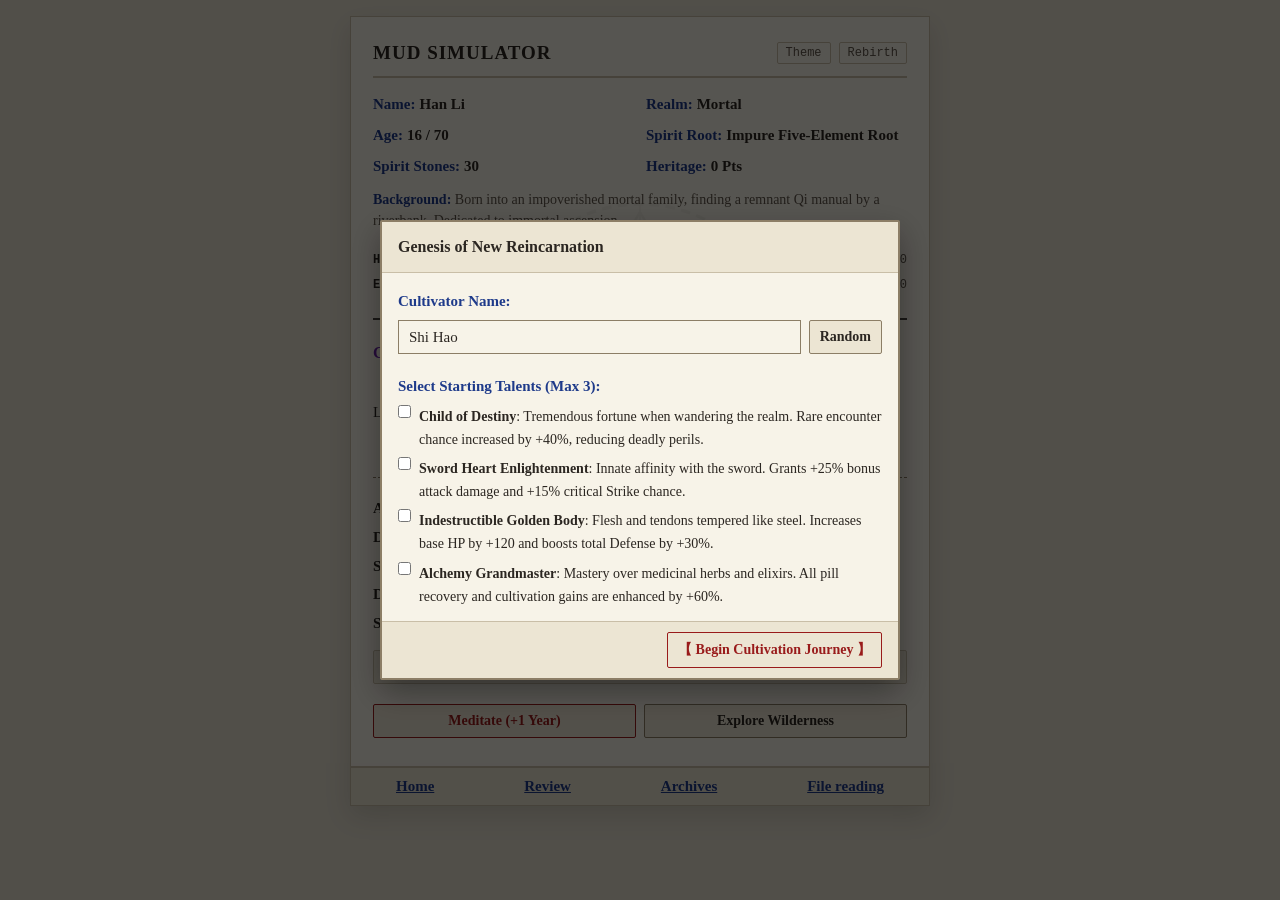
<file: tutien_mud/index.html>
<!DOCTYPE html>
<html lang="en" data-theme="light">
<head>
  <meta charset="UTF-8">
  <meta name="viewport" content="width=device-width, initial-scale=1.0, maximum-scale=1.0, user-scalable=no">
  <title>MUD Simulator - Path of Ascension</title>
  <link rel="stylesheet" href="style.css">
</head>
<body>

  <!-- MUD VIEWPORT CONTAINER -->
  <main class="mud-viewport" role="main">

    <!-- CELESTIAL TALISMAN WATERMARK (SVG) -->
    <svg class="mud-watermark" viewBox="0 0 200 200" xmlns="http://www.w3.org/2000/svg" aria-hidden="true">
      <circle cx="100" cy="100" r="90" fill="none" stroke="currentColor" stroke-width="2" stroke-dasharray="6,4"/>
      <circle cx="100" cy="100" r="76" fill="none" stroke="currentColor" stroke-width="1.5"/>
      <polygon points="100,15 174,142 26,142" fill="none" stroke="currentColor" stroke-width="1.5"/>
      <polygon points="100,185 26,58 174,58" fill="none" stroke="currentColor" stroke-width="1.5"/>
      <circle cx="100" cy="100" r="28" fill="none" stroke="currentColor" stroke-width="2"/>
      <line x1="100" y1="5" x2="100" y2="195" stroke="currentColor" stroke-width="1"/>
      <line x1="5" y1="100" x2="195" y2="100" stroke="currentColor" stroke-width="1"/>
    </svg>

    <!-- CONTENT WRAPPER -->
    <div class="mud-content">

      <!-- TOP APP HEADER -->
      <header class="mud-top-bar">
        <h1 class="mud-app-title">MUD Simulator</h1>
        <div class="mud-header-actions">
          <button id="themeToggleBtn" class="btn-icon-sm" type="button" title="Toggle Light/Dark Theme">Theme</button>
          <button id="restartBtn" class="btn-icon-sm" type="button" title="Reincarnate Now">Rebirth</button>
        </div>
      </header>

      <!-- PROFILE HEADER (MATCHING SCREENSHOT) -->
      <section class="profile-grid" aria-label="Cultivator Information">
        <div class="profile-cell">
          <span class="profile-label">Name:</span>
          <span id="charName" class="profile-value">Han Li</span>
        </div>
        <div class="profile-cell">
          <span class="profile-label">Realm:</span>
          <span id="charRealm" class="profile-value">Mortal</span>
        </div>
        <div class="profile-cell">
          <span class="profile-label">Age:</span>
          <span id="charLifespan" class="profile-value">16 / 70</span>
        </div>
        <div class="profile-cell">
          <span class="profile-label">Spirit Root:</span>
          <span id="charSpiritRoot" class="profile-value">Impure Five-Element Root</span>
        </div>
        <div class="profile-cell">
          <span class="profile-label">Spirit Stones:</span>
          <span id="charStones" class="profile-value">30</span>
        </div>
        <div class="profile-cell">
          <span class="profile-label">Heritage:</span>
          <span id="charHeritagePoints" class="profile-value">0 Pts</span>
        </div>
        <div class="profile-lore">
          <span class="profile-lore-label">Background:</span>
          <span id="charBackgroundLore">Born into an impoverished mortal family, finding a remnant Qi manual by a riverbank. Dedicated to immortal ascension.</span>
        </div>
      </section>

      <!-- GAUGES (HP & EXP) -->
      <section class="gauges-container" aria-label="Vitality and Cultivation Gauges">
        <div class="gauge-row">
          <span class="gauge-label">HP</span>
          <div class="gauge-track">
            <div id="hpGaugeFill" class="gauge-fill hp" style="width: 100%;"></div>
          </div>
          <span id="hpGaugeText" class="gauge-text">100 / 100</span>
        </div>
        <div class="gauge-row">
          <span class="gauge-label">Exp</span>
          <div class="gauge-track">
            <div id="expGaugeFill" class="gauge-fill exp" style="width: 0%;"></div>
          </div>
          <span id="expGaugeText" class="gauge-text">0 / 100</span>
        </div>
      </section>

      <!-- HORIZONTAL STORY DIVIDER (MATCHING SCREENSHOT) -->
      <hr class="story-divider" aria-hidden="true">

      <!-- NARRATIVE PASSAGE AREA -->
      <section class="passage-card" aria-label="Narrative Chronicle">
        <h2 id="eventTitle" class="passage-title">Genesis of Immortal Affinity</h2>
        <div id="eventPassage" class="passage-text">
          Loading cosmic realm chronicles...
        </div>
      </section>

      <!-- DYNAMIC CHOICES (MATCHING SCREENSHOT 【 ... 】) -->
      <section id="choicesContainer" class="choices-box" aria-label="Action Choices">
        <!-- Rendered by main.js -->
      </section>

      <!-- DASHED SEPARATOR (MATCHING SCREENSHOT) -->
      <hr class="dashed-divider" aria-hidden="true">

      <!-- ATTRIBUTES MATRIX (MATCHING SCREENSHOT) -->
      <section class="stats-matrix" aria-label="Attributes Matrix">
        <div class="stat-item">
          <span class="stat-name">Attack</span>
          <span id="statAtk" class="stat-val">+ 0</span>
        </div>
        <div class="stat-item">
          <span class="stat-name">Defense</span>
          <span id="statDef" class="stat-val">+ 0</span>
        </div>
        <div class="stat-item">
          <span class="stat-name">Strike</span>
          <span id="statStrike" class="stat-val">+ 0 %</span>
        </div>
        <div class="stat-item">
          <span class="stat-name">Dodge</span>
          <span id="statDodge" class="stat-val">+ 0 %</span>
        </div>
        <div class="stat-item">
          <span class="stat-name">Skill</span>
          <span id="statSkill" class="stat-val">+ 0</span>
        </div>
      </section>

      <!-- EQUIPMENT STATUS BAR -->
      <section class="equip-row" aria-label="Equipped Gear">
        <div class="equip-slot">
          <span class="equip-slot-title">Weapon:</span>
          <span id="equipWeapon" class="equip-slot-name">Unarmed</span>
        </div>
        <div class="equip-slot">
          <span class="equip-slot-title">Armor:</span>
          <span id="equipArmor" class="equip-slot-name">Cloth Robe</span>
        </div>
        <div class="equip-slot">
          <span class="equip-slot-title">Manual:</span>
          <span id="equipManual" class="equip-slot-name">Basic Breathing</span>
        </div>
      </section>

      <!-- QUICK ACTIONS -->
      <section class="quick-action-bar" aria-label="Basic Actions">
        <button id="btnCultivateYear" class="btn-ancient highlight" type="button">Meditate (+1 Year)</button>
        <button id="btnExploreWorld" class="btn-ancient" type="button">Explore Wilderness</button>
        <button id="btnBreakthrough" class="btn-ancient breakthrough" type="button" style="display: none;">Breakthrough Realm!</button>
      </section>

    </div>

    <!-- BOTTOM NAVIGATION (MATCHING SCREENSHOT: Home, Review, Archives, File reading) -->
    <nav class="mud-bottom-nav" aria-label="Navigation Menu">
      <button id="navHomeBtn" class="mud-nav-link" type="button">Home</button>
      <button id="navReviewBtn" class="mud-nav-link" type="button">Review</button>
      <button id="navArchivesBtn" class="mud-nav-link" type="button">Archives</button>
      <button id="navHeritageBtn" class="mud-nav-link" type="button">File reading</button>
    </nav>

  </main>

  <!-- MODAL: STORAGE POUCH (ARCHIVES / INVENTORY) -->
  <div id="inventoryModal" class="modal-overlay" role="dialog" aria-modal="true" aria-labelledby="invModalTitle">
    <div class="modal-dialog">
      <div class="modal-header">
        <h3 id="invModalTitle" class="modal-title">Storage Pouch (Archives)</h3>
        <button class="modal-close-btn" data-close="inventoryModal" type="button">&times;</button>
      </div>
      <div class="modal-body">
        <div id="inventoryItemsList" class="inv-list">
          <!-- Rendered dynamically -->
        </div>
      </div>
      <div class="modal-footer">
        <button class="btn-ancient" data-close="inventoryModal" type="button">Close</button>
      </div>
    </div>
  </div>

  <!-- MODAL: CHRONICLE HISTORY (REVIEW) -->
  <div id="chronicleModal" class="modal-overlay" role="dialog" aria-modal="true" aria-labelledby="chronicleModalTitle">
    <div class="modal-dialog">
      <div class="modal-header">
        <h3 id="chronicleModalTitle" class="modal-title">Cultivation Chronicle (Review)</h3>
        <button class="modal-close-btn" data-close="chronicleModal" type="button">&times;</button>
      </div>
      <div class="modal-body">
        <div id="chronicleHistoryList" style="display: flex; flex-direction: column; gap: 8px; font-size: 14px; font-family: var(--font-serif);">
          <!-- Rendered dynamically -->
        </div>
      </div>
      <div class="modal-footer">
        <button class="btn-ancient" data-close="chronicleModal" type="button">Close</button>
      </div>
    </div>
  </div>

  <!-- MODAL: LIVE COMBAT LOG (LIVE COMBAT) -->
  <div id="combatModal" class="modal-overlay" role="dialog" aria-modal="true" aria-labelledby="combatModalTitle">
    <div class="modal-dialog">
      <div class="modal-header">
        <h3 id="combatModalTitle" class="modal-title">Text Combat Log</h3>
        <button id="combatCloseBtn" class="modal-close-btn" data-close="combatModal" type="button" style="display: none;">&times;</button>
      </div>
      <div class="modal-body">
        <div id="combatStreamBox" class="combat-log-stream">
          <!-- Combat lines streamed here -->
        </div>
      </div>
      <div class="modal-footer">
        <button id="combatFinishBtn" class="btn-ancient highlight" data-close="combatModal" type="button" style="display: none;">Continue</button>
      </div>
    </div>
  </div>

  <!-- MODAL: REINCARNATION HALL (FILE READING / HERITAGE PERKS) -->
  <div id="heritageModal" class="modal-overlay" role="dialog" aria-modal="true" aria-labelledby="heritageModalTitle">
    <div class="modal-dialog">
      <div class="modal-header">
        <h3 id="heritageModalTitle" class="modal-title">Reincarnation Hall (File reading)</h3>
        <button class="modal-close-btn" data-close="heritageModal" type="button">&times;</button>
      </div>
      <div class="modal-body">
        <p style="font-size: 14px; color: var(--text-muted);">
          Each concluded lifetime converts age, realm, and trials into <strong>Heritage Points</strong>. Unlock permanent perks for all future rebirths!
        </p>
        <div style="font-size: 15px; font-weight: bold; color: var(--text-gold); margin-bottom: 6px;">
          Available Heritage Points: <span id="heritageModalPoints">0</span> Pts
        </div>
        <div id="heritagePerksList" class="perk-grid">
          <!-- Perks rendered here -->
        </div>
      </div>
      <div class="modal-footer">
        <button id="btnStartNewRunFromHeritage" class="btn-ancient highlight" type="button">Start New Rebirth</button>
        <button class="btn-ancient" data-close="heritageModal" type="button">Close</button>
      </div>
    </div>
  </div>

  <!-- MODAL: NEW LIFE GENESIS -->
  <div id="newRunModal" class="modal-overlay" role="dialog" aria-modal="true" aria-labelledby="newRunModalTitle">
    <div class="modal-dialog">
      <div class="modal-header">
        <h3 id="newRunModalTitle" class="modal-title">Genesis of New Reincarnation</h3>
      </div>
      <div class="modal-body">
        <div style="display: flex; flex-direction: column; gap: 6px;">
          <label for="inputNewName" style="font-weight: 700; color: var(--text-blue);">Cultivator Name:</label>
          <div style="display: flex; gap: 8px;">
            <input id="inputNewName" type="text" value="Han Li" maxlength="20" style="flex: 1; padding: 6px 10px; font-family: var(--font-serif); font-size: 15px; border: 1px solid var(--border-dark); background: var(--bg-card); color: var(--text-main);">
            <button id="btnRandomName" class="btn-ancient" type="button">Random</button>
          </div>
        </div>
        <div style="margin-top: 8px;">
          <div style="font-weight: 700; color: var(--text-blue); margin-bottom: 6px;">Select Starting Talents (Max 3):</div>
          <div id="startingTalentsSelection" style="display: flex; flex-direction: column; gap: 6px; max-height: 200px; overflow-y: auto;">
            <!-- Talents rendered dynamically -->
          </div>
        </div>
      </div>
      <div class="modal-footer">
        <button id="btnConfirmNewRun" class="btn-ancient highlight" type="button">【 Begin Cultivation Journey 】</button>
      </div>
    </div>
  </div>

  <!-- JAVASCRIPT GAME FILES -->
  <script src="js/data/realms.js"></script>
  <script src="js/data/talents.js"></script>
  <script src="js/data/items.js"></script>
  <script src="js/data/enemies.js"></script>
  <script src="js/data/events.js"></script>
  <script src="js/combat.js"></script>
  <script src="js/engine.js"></script>
  <script src="js/main.js"></script>
</body>
</html>
</file>
<file: roguelite_fighter/style.css>
/* ==========================================================================
   YOMI ROGUE: Tactical Turn-Based Fighter Styles
   Inspired by YOMI Hustle & Arcade Fighters
   ========================================================================== */

@import url('https://fonts.googleapis.com/css2?family=Chakra+Petch:wght@500;700;900&family=JetBrains+Mono:wght@500;700&display=swap');

:root {
  --bg-core: #090b10;
  --panel-bg: rgba(14, 18, 27, 0.95);
  --panel-border: #2a3449;
  --accent-cyan: #00f0ff;
  --accent-gold: #ffd166;
  --accent-red: #ff3366;
  --accent-green: #06d6a0;
  --accent-purple: #9d4edd;
  --text-primary: #e6edf3;
  --text-muted: #7d8b99;
}

* {
  box-sizing: border-box;
  margin: 0;
  padding: 0;
  user-select: none;
}

body {
  background-color: var(--bg-core);
  color: var(--text-primary);
  font-family: 'Chakra Petch', sans-serif;
  overflow: hidden;
  display: flex;
  justify-content: center;
  align-items: center;
  min-height: 100vh;
}

#game-container {
  position: relative;
  width: 1024px;
  height: 600px;
  background: #000;
  border: 2px solid var(--panel-border);
  box-shadow: 0 0 40px rgba(0, 240, 255, 0.15), 0 0 100px rgba(0, 0, 0, 0.9);
  border-radius: 8px;
  overflow: hidden;
}

canvas#game-canvas {
  width: 100%;
  height: 100%;
  display: block;
}

/* ==========================================================================
   TOP COMBAT HUD
   ========================================================================== */
#top-hud {
  position: absolute;
  top: 0;
  left: 0;
  width: 100%;
  padding: 14px 24px;
  display: flex;
  justify-content: space-between;
  align-items: flex-start;
  pointer-events: none;
  z-index: 10;
}

.fighter-card {
  width: 360px;
  display: flex;
  flex-direction: column;
  gap: 5px;
}

.fighter-card.p2 {
  align-items: flex-end;
}

.fighter-header {
  display: flex;
  justify-content: space-between;
  width: 100%;
  font-size: 14px;
  font-weight: 700;
  letter-spacing: 1.5px;
  text-transform: uppercase;
}

.p1 .fighter-name { color: var(--accent-cyan); text-shadow: 0 0 8px rgba(0, 240, 255, 0.5); }
.p2 .fighter-name { color: var(--accent-red); text-shadow: 0 0 8px rgba(255, 51, 102, 0.5); }

.bar-box {
  width: 100%;
  height: 18px;
  background: rgba(10, 14, 22, 0.9);
  border: 1.5px solid #232b3c;
  border-radius: 4px;
  overflow: hidden;
  position: relative;
}

.bar-fill {
  height: 100%;
  transition: width 0.15s ease-out;
}

.hp-p1 {
  background: linear-gradient(90deg, #0077b6, var(--accent-cyan));
  box-shadow: 0 0 10px rgba(0, 240, 255, 0.5);
}

.hp-p2 {
  background: linear-gradient(90deg, #d90429, var(--accent-red));
  box-shadow: 0 0 10px rgba(255, 51, 102, 0.5);
  float: right;
}

.super-bar-box {
  width: 100%;
  height: 8px;
  background: #111622;
  border: 1px solid #1f2738;
  border-radius: 2px;
  overflow: hidden;
}

.super-fill {
  height: 100%;
  background: linear-gradient(90deg, #7209b7, var(--accent-purple));
  box-shadow: 0 0 8px rgba(157, 78, 221, 0.6);
  transition: width 0.1s linear;
}

/* CENTER MATCH DATA */
#match-center {
  display: flex;
  flex-direction: column;
  align-items: center;
  gap: 4px;
}

.stage-pill {
  background: rgba(18, 24, 38, 0.85);
  border: 1px solid var(--panel-border);
  padding: 3px 14px;
  border-radius: 14px;
  font-size: 12px;
  font-weight: 700;
  letter-spacing: 2px;
  color: var(--accent-gold);
}

.frame-advantage-tag {
  font-family: 'JetBrains Mono', monospace;
  font-size: 13px;
  font-weight: 700;
  padding: 2px 10px;
  border-radius: 4px;
  background: rgba(0, 0, 0, 0.6);
  border: 1px solid #334155;
  color: #94a3b8;
}

.adv-plus { color: var(--accent-green); border-color: var(--accent-green); text-shadow: 0 0 8px rgba(6, 214, 160, 0.4); }
.adv-minus { color: var(--accent-red); border-color: var(--accent-red); text-shadow: 0 0 8px rgba(255, 51, 102, 0.4); }

.combo-callout {
  font-size: 26px;
  font-weight: 900;
  color: var(--accent-gold);
  text-shadow: 0 0 16px rgba(255, 209, 102, 0.8);
  opacity: 0;
  transform: scale(0.85);
  transition: all 0.15s cubic-bezier(0.175, 0.885, 0.32, 1.275);
}

.combo-callout.active {
  opacity: 1;
  transform: scale(1.1);
}

/* ==========================================================================
   BOTTOM TACTICAL DECISION PANEL (COMPACT YOMI HUSTLE STYLE WITH AIM WHEEL)
   ========================================================================== */
#tactical-panel {
  position: absolute;
  bottom: 8px;
  left: 50%;
  transform: translateX(-50%);
  width: 996px;
  background: rgba(11, 16, 26, 0.96);
  border: 1.5px solid #2d3c54;
  border-radius: 6px;
  padding: 5px 12px;
  display: flex;
  align-items: center;
  justify-content: space-between;
  box-shadow: 0 8px 30px rgba(0, 0, 0, 0.85), 0 0 16px rgba(0, 240, 255, 0.08);
  z-index: 20;
  transition: opacity 0.2s, transform 0.2s;
  backdrop-filter: blur(8px);
  gap: 10px;
}

#tactical-panel.hidden {
  opacity: 0;
  pointer-events: none;
  transform: translateX(-50%) translateY(20px);
}

.move-categories {
  display: flex;
  flex-direction: column;
  gap: 5px;
  flex: 1;
  min-width: 0;
  max-width: 715px;
  overflow: hidden;
}

.move-row {
  display: flex;
  align-items: center;
  gap: 12px;
  flex-wrap: nowrap;
  min-width: 0;
  width: 100%;
}

.category-group {
  display: flex;
  align-items: center;
  gap: 6px;
  min-width: 0;
  flex-shrink: 1;
  overflow: hidden;
}

.cat-label {
  font-size: 9px;
  font-weight: 800;
  letter-spacing: 1px;
  color: var(--accent-cyan);
  text-transform: uppercase;
  min-width: 52px;
  flex-shrink: 0;
}

.btn-row {
  display: flex;
  gap: 5px;
  flex-wrap: nowrap;
  overflow-x: auto;
  overflow-y: hidden;
  scrollbar-width: thin;
  scrollbar-color: #23334a transparent;
  min-width: 0;
  flex: 1;
  padding: 1px 0;
}
.btn-row::-webkit-scrollbar {
  height: 2px;
}
.btn-row::-webkit-scrollbar-thumb {
  background: #23334a;
  border-radius: 2px;
}

.btn-move {
  background: #111824;
  border: 1px solid #23334a;
  color: var(--text-primary);
  font-family: 'Chakra Petch', sans-serif;
  font-size: 11px;
  font-weight: 700;
  padding: 3px 6px;
  border-radius: 4px;
  cursor: pointer;
  transition: all 0.12s ease;
  display: flex;
  flex-direction: column;
  align-items: center;
  justify-content: center;
  gap: 1px;
  min-width: 52px;
  height: 35px;
  line-height: 1.15;
  box-sizing: border-box;
  flex-shrink: 0;
  overflow: hidden;
  user-select: none;
}

.move-header {
  display: flex;
  align-items: center;
  justify-content: center;
  gap: 4px;
  width: 100%;
  white-space: nowrap;
}

.move-icon {
  display: inline-flex;
  align-items: center;
  justify-content: center;
  width: 12px;
  height: 12px;
  color: var(--accent-cyan);
  flex-shrink: 0;
}
.move-icon svg {
  width: 12px;
  height: 12px;
  display: block;
}

.btn-move.special-btn .move-icon {
  color: #c084fc;
}

.btn-move[data-move="BLOCK"] .move-icon,
.btn-move[data-move="PARRY"] .move-icon,
.btn-move[data-move="AEGIS_REFLECT"] .move-icon {
  color: #ffd166;
}

.btn-move[data-move="AIR_RECOVERY"] .move-icon {
  color: #00f0ff;
}

.move-name {
  font-size: 10.5px;
  font-weight: 700;
  letter-spacing: 0.2px;
  white-space: nowrap;
  overflow: hidden;
  text-overflow: ellipsis;
  max-width: 82px;
}

.move-badge {
  font-size: 8px;
  font-weight: 800;
  padding: 0 3px;
  border-radius: 2px;
  margin-left: 2px;
  letter-spacing: 0.3px;
}

.badge-apex {
  background: rgba(255, 215, 0, 0.2);
  color: #ffd700;
  border: 1px solid rgba(255, 215, 0, 0.5);
}

.badge-fusion {
  background: rgba(192, 132, 252, 0.2);
  color: #c084fc;
  border: 1px solid rgba(192, 132, 252, 0.5);
}

.badge-upg {
  color: #00f0ff;
  font-size: 9px;
}

.btn-move:hover {
  border-color: var(--accent-cyan);
  background: #1a2638;
  transform: translateY(-1px);
}

.btn-move.selected {
  border-color: var(--accent-cyan);
  background: rgba(0, 240, 255, 0.22);
  box-shadow: 0 0 10px rgba(0, 240, 255, 0.5);
  color: #fff;
}

.btn-move.unlocked-btn {
  border-color: var(--accent-gold);
  background: rgba(255, 209, 102, 0.1);
}
.btn-move.unlocked-btn.selected {
  border-color: var(--accent-gold);
  background: rgba(255, 209, 102, 0.3);
  box-shadow: 0 0 12px rgba(255, 209, 102, 0.6);
}

.move-frames {
  font-family: 'JetBrains Mono', monospace;
  font-size: 8px;
  color: #8da2be;
  white-space: nowrap;
  letter-spacing: 0.2px;
}

.btn-move.special-btn {
  border-color: #4a336e;
}
.btn-move.special-btn.selected {
  border-color: var(--accent-purple);
  background: rgba(157, 78, 221, 0.25);
  box-shadow: 0 0 10px rgba(157, 78, 221, 0.5);
}

/* ==========================================================================
   YOMI HUSTLE AIM WHEEL (COMPACT AIM & VECTOR SELECTOR)
   ========================================================================== */
.aim-wheel-box {
  display: flex;
  flex-direction: column;
  align-items: center;
  justify-content: center;
  gap: 2px;
  padding: 0 10px;
  border-left: 1.5px solid #222d3e;
  border-right: 1.5px solid #222d3e;
  flex-shrink: 0;
  background: #0b101a;
  z-index: 10;
  width: 76px;
}

.aim-label {
  font-size: 8.5px;
  font-weight: 700;
  letter-spacing: 1px;
  color: var(--accent-gold);
  text-transform: uppercase;
}

canvas#aim-canvas {
  width: 48px;
  height: 48px;
  cursor: crosshair;
  background: #090e17;
  border: 1.5px solid #2a384e;
  border-radius: 50%;
  box-shadow: inset 0 0 8px rgba(0,0,0,0.8), 0 0 8px rgba(0, 240, 255, 0.15);
  transition: border-color 0.15s, box-shadow 0.15s;
}

canvas#aim-canvas:hover {
  border-color: var(--accent-cyan);
  box-shadow: inset 0 0 8px rgba(0,0,0,0.8), 0 0 12px rgba(0, 240, 255, 0.35);
}

.aim-angle-readout {
  font-family: 'JetBrains Mono', monospace;
  font-size: 8.5px;
  color: var(--accent-cyan);
  font-weight: 700;
}

/* LOCK IN / HUSTLE ACTION */
.lock-in-section {
  display: flex;
  flex-direction: column;
  align-items: center;
  justify-content: center;
  gap: 3px;
  flex-shrink: 0;
  width: 165px;
  margin-left: 4px;
  z-index: 10;
  background: #0b101a;
}

.btn-lockin {
  background: linear-gradient(135deg, #00f0ff, #0077b6);
  color: #030810;
  font-family: 'Chakra Petch', sans-serif;
  font-size: 13px;
  font-weight: 900;
  letter-spacing: 1.5px;
  padding: 5px 12px;
  border: 1px solid #70f3ff;
  border-radius: 4px;
  cursor: pointer;
  box-shadow: 0 0 18px rgba(0, 240, 255, 0.45);
  transition: all 0.15s ease;
  text-transform: uppercase;
  width: 100%;
  height: 36px;
  display: flex;
  flex-direction: column;
  align-items: center;
  justify-content: center;
  gap: 0px;
}

.btn-lockin .key-hint {
  font-size: 8px;
  font-weight: 700;
  letter-spacing: 1px;
  color: rgba(3, 8, 16, 0.75);
}

.btn-lockin:hover {
  filter: brightness(1.15);
  transform: translateY(-1px);
  box-shadow: 0 0 25px rgba(0, 240, 255, 0.65);
}

.btn-lockin:active {
  transform: translateY(1px);
}

.move-preview-desc {
  font-size: 8.5px;
  color: var(--accent-gold);
  width: 100%;
  text-align: center;
  font-weight: 600;
  white-space: nowrap;
  overflow: hidden;
  text-overflow: ellipsis;
  padding: 0 2px;
}

/* ==========================================================================
   POPUP OVERLAYS (START, BUFF DRAFT, DOJO, GAMEOVER)
   ========================================================================== */
.overlay-screen {
  position: absolute;
  top: 0;
  left: 0;
  width: 100%;
  height: 100%;
  background: rgba(8, 11, 16, 0.88);
  backdrop-filter: blur(10px);
  display: flex;
  flex-direction: column;
  justify-content: center;
  align-items: center;
  z-index: 50;
  opacity: 0;
  pointer-events: none;
  transition: opacity 0.25s ease;
}

.overlay-screen.active {
  opacity: 1;
  pointer-events: all;
}

.main-title {
  font-size: 44px;
  font-weight: 900;
  letter-spacing: 4px;
  color: var(--accent-cyan);
  text-shadow: 0 0 25px rgba(0, 240, 255, 0.5);
  margin-bottom: 6px;
  text-transform: uppercase;
}

.sub-title {
  font-size: 15px;
  letter-spacing: 2px;
  color: var(--text-muted);
  margin-bottom: 26px;
  text-transform: uppercase;
}

/* ROGUELITE PERK / BUFF CARDS */
.cards-row {
  display: flex;
  gap: 18px;
  margin-bottom: 25px;
}

.perk-card {
  width: 260px;
  background: var(--panel-bg);
  border: 1.5px solid #2d3b50;
  border-radius: 6px;
  padding: 22px 18px;
  cursor: pointer;
  transition: all 0.2s cubic-bezier(0.175, 0.885, 0.32, 1.275);
  display: flex;
  flex-direction: column;
  align-items: center;
  text-align: center;
}

.perk-card:hover {
  transform: translateY(-8px) scale(1.02);
  border-color: var(--accent-gold);
  box-shadow: 0 10px 25px rgba(255, 209, 102, 0.25);
}

.perk-badge {
  font-size: 11px;
  font-weight: 700;
  letter-spacing: 1.5px;
  text-transform: uppercase;
  padding: 2px 8px;
  border-radius: 10px;
  margin-bottom: 12px;
}

.tier-common { color: #a8dadc; background: rgba(168, 218, 220, 0.15); border: 1px solid #a8dadc; }
.tier-rare { color: var(--accent-gold); background: rgba(255, 209, 102, 0.15); border: 1px solid var(--accent-gold); }
.tier-legendary { color: var(--accent-red); background: rgba(255, 51, 102, 0.15); border: 1px solid var(--accent-red); }
.tier-skill-atk { color: #ff9e00; background: rgba(255, 158, 0, 0.18); border: 1.5px solid #ff9e00; }
.tier-skill-mov { color: #00f0ff; background: rgba(0, 240, 255, 0.18); border: 1.5px solid #00f0ff; }
.tier-upgrade { color: #38bdf8; background: rgba(56, 189, 248, 0.2); border: 1.5px solid #38bdf8; box-shadow: 0 0 10px rgba(56, 189, 248, 0.3); }

.btn-move.upgraded-move {
  border-color: #00f0ff !important;
  box-shadow: inset 0 0 8px rgba(0, 240, 255, 0.25), 0 0 8px rgba(0, 240, 255, 0.4);
}

.boss-archetype-pill {
  font-size: 10px;
  font-family: 'JetBrains Mono', monospace;
  color: var(--accent-gold);
  background: rgba(255, 209, 102, 0.12);
  padding: 1px 6px;
  border-radius: 3px;
  border: 1px solid rgba(255, 209, 102, 0.3);
  margin-left: 6px;
  text-transform: uppercase;
}

.perk-icon {
  display: flex;
  align-items: center;
  justify-content: center;
  height: 48px;
  margin-bottom: 10px;
}

.perk-icon svg {
  width: 40px;
  height: 40px;
  filter: drop-shadow(0 0 8px rgba(0, 240, 255, 0.4));
}

.perk-name {
  font-size: 18px;
  font-weight: 700;
  color: #fff;
  margin-bottom: 8px;
}

.perk-desc {
  font-size: 13px;
  color: #94a3b8;
  line-height: 1.4;
}

/* GENERIC BUTTONS */
.btn-primary {
  background: linear-gradient(135deg, var(--accent-gold), #e09f3e);
  color: #0b0f17;
  font-family: 'Chakra Petch', sans-serif;
  font-size: 15px;
  font-weight: 900;
  letter-spacing: 2px;
  padding: 12px 32px;
  border: none;
  border-radius: 4px;
  cursor: pointer;
  box-shadow: 0 0 20px rgba(255, 209, 102, 0.3);
  transition: all 0.15s ease;
  text-transform: uppercase;
}

.btn-primary:hover {
  filter: brightness(1.15);
  transform: translateY(-2px);
}

.btn-secondary {
  background: rgba(25, 34, 48, 0.8);
  color: var(--text-primary);
  border: 1px solid #3d4f6c;
  font-family: 'Chakra Petch', sans-serif;
  font-size: 14px;
  font-weight: 700;
  letter-spacing: 1.5px;
  padding: 12px 26px;
  border-radius: 4px;
  cursor: pointer;
  transition: all 0.15s ease;
  text-transform: uppercase;
}

.btn-secondary:hover {
  border-color: var(--accent-cyan);
  color: var(--accent-cyan);
}

/* DOJO UPGRADES GRID */
.dojo-grid {
  display: grid;
  grid-template-columns: repeat(2, 1fr);
  gap: 14px;
  width: 620px;
  margin-bottom: 22px;
}

.dojo-card {
  background: var(--panel-bg);
  border: 1px solid #293548;
  padding: 14px 16px;
  border-radius: 4px;
  display: flex;
  justify-content: space-between;
  align-items: center;
}

.dojo-meta {
  display: flex;
  flex-direction: column;
  gap: 2px;
  text-align: left;
}

.dojo-title {
  font-size: 14px;
  font-weight: 700;
  color: #fff;
}

.dojo-tier {
  font-size: 11px;
  color: var(--accent-cyan);
}

.shards-pill {
  font-size: 16px;
  font-weight: 700;
  color: var(--accent-cyan);
  margin-bottom: 20px;
  letter-spacing: 1px;
}

/* ==========================================================================
   CINEMATIC REPLAY CONTROLLER & WATERMARK (YOMI HUSTLE STYLE)
   ========================================================================== */
.btn-top-replay {
  pointer-events: all;
  background: rgba(14, 21, 33, 0.85);
  border: 1.5px solid #00f0ff;
  color: #00f0ff;
  font-family: 'Chakra Petch', sans-serif;
  font-size: 11.5px;
  font-weight: 700;
  letter-spacing: 1.2px;
  padding: 3px 10px;
  border-radius: 4px;
  cursor: pointer;
  transition: all 0.15s ease;
  margin-top: 3px;
  box-shadow: 0 0 10px rgba(0, 240, 255, 0.25);
}

.btn-top-replay:hover {
  background: rgba(0, 240, 255, 0.25);
  box-shadow: 0 0 16px rgba(0, 240, 255, 0.55);
  transform: translateY(-1px);
}

.btn-top-deck {
  border-color: #ffd166;
  color: #ffd166;
  box-shadow: 0 0 10px rgba(255, 209, 102, 0.25);
}

.btn-top-deck:hover {
  background: rgba(255, 209, 102, 0.22);
  box-shadow: 0 0 16px rgba(255, 209, 102, 0.55);
  transform: translateY(-1px);
}

.combat-toast {
  position: absolute;
  top: 65px;
  left: 50%;
  transform: translateX(-50%) translateY(-20px);
  background: rgba(14, 21, 33, 0.94);
  border: 1.5px solid #00f0ff;
  border-radius: 6px;
  padding: 6px 18px;
  color: #fff;
  font-family: 'Chakra Petch', sans-serif;
  font-size: 13px;
  font-weight: 700;
  letter-spacing: 1px;
  box-shadow: 0 0 20px rgba(0, 240, 255, 0.45);
  opacity: 0;
  pointer-events: none;
  transition: all 0.25s ease;
  z-index: 50;
}

.combat-toast.show {
  opacity: 1;
  transform: translateX(-50%) translateY(0);
}

.replay-bar {
  position: absolute;
  bottom: 12px;
  left: 50%;
  transform: translateX(-50%);
  width: 920px;
  background: rgba(10, 15, 24, 0.96);
  border: 1.5px solid #28374d;
  border-radius: 8px;
  padding: 10px 18px;
  display: flex;
  align-items: center;
  gap: 12px;
  box-shadow: 0 10px 30px rgba(0, 0, 0, 0.9), 0 0 20px rgba(0, 240, 255, 0.2);
  z-index: 60;
  transition: opacity 0.2s, transform 0.2s;
}

.replay-bar.hidden {
  opacity: 0;
  pointer-events: none;
  transform: translateX(-50%) translateY(20px);
}

.replay-badge {
  display: flex;
  align-items: center;
  gap: 6px;
  font-size: 11px;
  font-weight: 900;
  letter-spacing: 1.5px;
  color: var(--accent-red);
  font-family: 'JetBrains Mono', monospace;
  text-transform: uppercase;
  flex-shrink: 0;
}

.replay-dot {
  width: 9px;
  height: 9px;
  border-radius: 50%;
  background: var(--accent-red);
  box-shadow: 0 0 10px var(--accent-red);
  animation: replayPulse 1.2s infinite;
}

@keyframes replayPulse {
  0%, 100% { opacity: 1; transform: scale(1); }
  50% { opacity: 0.3; transform: scale(0.8); }
}

.replay-ctrl-btn {
  background: #151d2a;
  border: 1.5px solid #33445c;
  color: var(--text-primary);
  font-family: 'Chakra Petch', sans-serif;
  font-size: 11.5px;
  font-weight: 700;
  padding: 6px 12px;
  border-radius: 4px;
  cursor: pointer;
  transition: all 0.12s ease;
  flex-shrink: 0;
}

.replay-ctrl-btn:hover {
  background: #223044;
  border-color: var(--accent-cyan);
  color: #fff;
}

.replay-slider {
  flex: 1;
  -webkit-appearance: none;
  appearance: none;
  height: 6px;
  border-radius: 3px;
  background: #1e293b;
  outline: none;
  cursor: pointer;
}

.replay-slider::-webkit-slider-thumb {
  -webkit-appearance: none;
  appearance: none;
  width: 15px;
  height: 15px;
  border-radius: 50%;
  background: var(--accent-cyan);
  box-shadow: 0 0 10px var(--accent-cyan);
  cursor: pointer;
}

.replay-time {
  font-family: 'JetBrains Mono', monospace;
  font-size: 11px;
  color: var(--accent-gold);
  min-width: 96px;
  text-align: center;
  flex-shrink: 0;
  font-weight: 700;
}

.replay-speed-btn {
  background: rgba(0, 240, 255, 0.1);
  border: 1px solid var(--accent-cyan);
  color: var(--accent-cyan);
  font-family: 'JetBrains Mono', monospace;
  font-size: 11px;
  font-weight: 700;
  padding: 5px 10px;
  border-radius: 4px;
  cursor: pointer;
  transition: all 0.12s ease;
  flex-shrink: 0;
}

.replay-speed-btn:hover {
  background: rgba(0, 240, 255, 0.25);
  box-shadow: 0 0 10px rgba(0, 240, 255, 0.4);
}

.replay-exit-btn {
  background: rgba(255, 51, 102, 0.15);
  border: 1.5px solid var(--accent-red);
  color: #ff3366;
  font-family: 'Chakra Petch', sans-serif;
  font-size: 11px;
  font-weight: 900;
  letter-spacing: 1.2px;
  padding: 6px 14px;
  border-radius: 4px;
  cursor: pointer;
  transition: all 0.12s ease;
  flex-shrink: 0;
}

.replay-exit-btn:hover {
  background: rgba(255, 51, 102, 0.35);
  box-shadow: 0 0 12px rgba(255, 51, 102, 0.6);
  color: #fff;
}


/* ==========================================================================
   GOLD CURRENCY, WEAKPOINT EFFECTS, SHOP & SKILL FORGE
   ========================================================================== */
.gold-pill {
  font-family: 'JetBrains Mono', monospace;
  font-size: 11px;
  font-weight: 700;
  color: #ffd166;
  background: rgba(255, 209, 102, 0.15);
  border: 1px solid rgba(255, 209, 102, 0.4);
  padding: 3px 8px;
  border-radius: 4px;
  display: inline-flex;
  align-items: center;
  gap: 4px;
}

.tier-apex {
  color: #ffd700;
  background: linear-gradient(135deg, rgba(255, 215, 0, 0.25), rgba(255, 69, 0, 0.25));
  border: 1.5px solid #ffd700;
  box-shadow: 0 0 12px rgba(255, 215, 0, 0.45);
}

.tier-fusion {
  color: #e0aaff;
  background: linear-gradient(135deg, rgba(147, 51, 234, 0.25), rgba(0, 240, 255, 0.25));
  border: 1.5px solid #c084fc;
  box-shadow: 0 0 12px rgba(192, 132, 252, 0.45);
}

.btn-move.apex-move {
  border-color: #ffd700 !important;
  box-shadow: inset 0 0 10px rgba(255, 215, 0, 0.35), 0 0 12px rgba(255, 215, 0, 0.6) !important;
  background: linear-gradient(135deg, rgba(255, 215, 0, 0.12), rgba(20, 25, 38, 0.95)) !important;
}

.btn-move.fusion-move {
  border-color: #c084fc !important;
  box-shadow: inset 0 0 10px rgba(192, 132, 252, 0.35), 0 0 12px rgba(192, 132, 252, 0.6) !important;
  background: linear-gradient(135deg, rgba(147, 51, 234, 0.15), rgba(0, 240, 255, 0.1)) !important;
}

.btn-move.insufficient-sp {
  opacity: 0.42;
  filter: grayscale(0.7);
  cursor: not-allowed;
  border-color: rgba(255, 51, 102, 0.35) !important;
  box-shadow: none !important;
}

.btn-move.insufficient-sp:hover {
  transform: none !important;
  border-color: rgba(255, 51, 102, 0.45) !important;
}

.btn-move.disabled-tech {
  opacity: 0.38;
  filter: grayscale(0.85);
  cursor: not-allowed;
  border-color: rgba(148, 163, 184, 0.3) !important;
  box-shadow: none !important;
}

.btn-move.disabled-tech:hover {
  transform: none !important;
  border-color: rgba(148, 163, 184, 0.4) !important;
}

/* SANCTUARY SHOP & SKILL FORGE OVERLAY */
#screen-shop {
  width: 920px;
  max-height: 560px;
  overflow-y: auto;
  padding: 24px 30px;
  background: rgba(9, 13, 20, 0.98);
}

.shop-tabs {
  display: flex;
  gap: 10px;
  margin-bottom: 16px;
  justify-content: center;
}

.shop-tab-btn {
  background: rgba(18, 25, 38, 0.85);
  border: 1px solid #2d3e58;
  color: var(--text-muted);
  font-family: 'Chakra Petch', sans-serif;
  font-size: 13px;
  font-weight: 700;
  letter-spacing: 1.2px;
  padding: 8px 18px;
  border-radius: 4px;
  cursor: pointer;
  transition: all 0.15s ease;
  text-transform: uppercase;
}

.shop-tab-btn.active, .shop-tab-btn:hover {
  border-color: var(--accent-gold);
  color: var(--accent-gold);
  background: rgba(255, 209, 102, 0.12);
}

.shop-grid {
  display: grid;
  grid-template-columns: repeat(3, 1fr);
  gap: 14px;
  margin-bottom: 20px;
}

.shop-card {
  background: var(--panel-bg);
  border: 1.5px solid #28374d;
  border-radius: 6px;
  padding: 14px;
  display: flex;
  flex-direction: column;
  justify-content: space-between;
  transition: all 0.15s ease;
  text-align: left;
}

.shop-card:hover {
  border-color: var(--accent-cyan);
  box-shadow: 0 4px 18px rgba(0, 0, 0, 0.6);
}

.shop-card-header {
  display: flex;
  justify-content: space-between;
  align-items: center;
  margin-bottom: 8px;
}

.shop-price {
  font-family: 'JetBrains Mono', monospace;
  font-weight: 700;
  color: #ffd166;
  font-size: 13px;
}

/* SKILL DECK CUSTOMIZER */
.deck-summary {
  display: flex;
  justify-content: space-between;
  align-items: center;
  background: rgba(0, 240, 255, 0.08);
  border: 1px solid rgba(0, 240, 255, 0.25);
  border-radius: 4px;
  padding: 8px 16px;
  margin-bottom: 14px;
  font-size: 12px;
  color: var(--text-primary);
}

.deck-grid {
  display: grid;
  grid-template-columns: repeat(4, 1fr);
  gap: 10px;
  margin-bottom: 20px;
}

.deck-item {
  background: #101622;
  border: 1.5px solid #243248;
  border-radius: 6px;
  padding: 10px;
  cursor: pointer;
  display: flex;
  flex-direction: column;
  gap: 4px;
  transition: all 0.15s ease;
  position: relative;
  text-align: left;
}

.deck-item.equipped {
  border-color: var(--accent-cyan);
  background: rgba(0, 240, 255, 0.08);
  box-shadow: 0 0 10px rgba(0, 240, 255, 0.2);
}

.deck-item.stashed {
  opacity: 0.6;
}

.deck-item:hover {
  transform: translateY(-2px);
  filter: brightness(1.2);
}

.deck-tag {
  font-size: 9px;
  font-weight: 900;
  padding: 2px 5px;
  border-radius: 3px;
  align-self: flex-start;
  text-transform: uppercase;
}

.tag-equipped {
  background: rgba(0, 240, 255, 0.25);
  color: #00f0ff;
  border: 1px solid #00f0ff;
}

.tag-stashed {
  background: rgba(148, 163, 184, 0.2);
  color: #94a3b8;
  border: 1px solid #64748b;
}

/* BREAKTHROUGH MODAL */
#screen-breakthrough {
  width: 100%;
  height: 100%;
  padding: 28px;
  background: rgba(8, 11, 16, 0.95);
  display: flex;
  flex-direction: column;
  justify-content: center;
  align-items: center;
  box-sizing: border-box;
}

.breakthrough-options {
  display: grid;
  grid-template-columns: repeat(2, 1fr);
  gap: 20px;
  margin: 20px 0;
  max-width: 820px;
  width: 90%;
}

.breakthrough-card {
  background: #111726;
  border: 2px solid #334460;
  border-radius: 8px;
  padding: 20px;
  cursor: pointer;
  text-align: left;
  transition: all 0.2s ease;
  display: flex;
  flex-direction: column;
  justify-content: space-between;
}

.breakthrough-card.fusion-opt {
  border-color: #a855f7;
}

.breakthrough-card.fusion-opt:hover {
  background: rgba(168, 85, 247, 0.15);
  box-shadow: 0 0 25px rgba(168, 85, 247, 0.4);
  transform: translateY(-3px);
}

/* DIFFICULTY SELECTOR */
.difficulty-selector-box {
  margin: 14px 0 10px 0;
  display: flex;
  flex-direction: column;
  align-items: center;
  max-width: 640px;
  width: 90%;
}

.difficulty-title {
  font-size: 11px;
  letter-spacing: 1.5px;
  font-weight: 800;
  color: var(--accent-gold);
  margin-bottom: 8px;
  text-transform: uppercase;
}

.difficulty-options {
  display: grid;
  grid-template-columns: 1fr 1fr;
  gap: 12px;
  width: 100%;
}

.diff-card {
  background: rgba(17, 24, 38, 0.85);
  border: 1.5px solid #2d3e58;
  border-radius: 6px;
  padding: 12px 14px;
  cursor: pointer;
  transition: all 0.2s ease;
  text-align: left;
  display: flex;
  flex-direction: column;
  gap: 4px;
}

.diff-card:hover {
  border-color: var(--accent-cyan);
  background: rgba(0, 240, 255, 0.08);
  transform: translateY(-2px);
}

.diff-card.active {
  border-color: #ffd700;
  background: rgba(255, 215, 0, 0.12);
  box-shadow: 0 0 14px rgba(255, 215, 0, 0.35);
}

.diff-badge {
  display: inline-block;
  font-size: 9px;
  font-weight: 800;
  letter-spacing: 1px;
  padding: 2px 6px;
  border-radius: 3px;
  align-self: flex-start;
  text-transform: uppercase;
}

.diff-name {
  font-size: 14px;
  font-weight: 700;
  color: #fff;
}

.diff-desc {
  font-size: 10.5px;
  color: #94a3b8;
  line-height: 1.35;
}

/* SETTINGS BOX & TOGGLES */
.settings-box {
  background: rgba(17, 24, 38, 0.95);
  border: 1.5px solid #2d3e58;
  border-radius: 8px;
  padding: 18px 24px;
  width: 480px;
  max-width: 90%;
  display: flex;
  flex-direction: column;
  gap: 14px;
  margin-top: 10px;
}

.setting-row {
  display: flex;
  justify-content: space-between;
  align-items: center;
  font-size: 13px;
  font-weight: 600;
  color: #e2e8f0;
}

.toggle-switch {
  position: relative;
  display: inline-block;
  width: 42px;
  height: 22px;
}

.toggle-switch input {
  opacity: 0;
  width: 0;
  height: 0;
}

.slider {
  position: absolute;
  cursor: pointer;
  top: 0; left: 0; right: 0; bottom: 0;
  background-color: #243247;
  transition: .3s;
  border-radius: 22px;
  border: 1px solid #3b4e6b;
}

.slider:before {
  position: absolute;
  content: "";
  height: 16px;
  width: 16px;
  left: 2px;
  bottom: 2px;
  background-color: #94a3b8;
  transition: .3s;
  border-radius: 50%;
}

input:checked + .slider {
  background-color: var(--accent-cyan);
  border-color: #70f3ff;
}

input:checked + .slider:before {
  transform: translateX(20px);
  background-color: #030810;
}

.setting-select {
  background: #090e17;
  border: 1px solid #334460;
  color: var(--accent-cyan);
  font-family: 'Chakra Petch', sans-serif;
  font-size: 12px;
  font-weight: 700;
  padding: 4px 10px;
  border-radius: 4px;
  cursor: pointer;
}

/* TACTICAL GUIDE */
.guide-grid {
  display: grid;
  grid-template-columns: repeat(2, 1fr);
  gap: 12px;
  max-width: 760px;
  width: 90%;
  margin-top: 12px;
  max-height: 420px;
  overflow-y: auto;
  padding: 4px;
}

.guide-card {
  background: rgba(17, 24, 38, 0.9);
  border: 1.5px solid #2d3e58;
  border-radius: 6px;
  padding: 12px 14px;
  text-align: left;
}

.guide-card-title {
  font-size: 11.5px;
  font-weight: 800;
  letter-spacing: 1px;
  color: var(--accent-gold);
  margin-bottom: 4px;
}

.guide-card-desc {
  font-size: 11px;
  color: #94a3b8;
  line-height: 1.4;
}

/* TIER 4 GOD-TIER STYLES */
.btn-move.tier4-move {
  border-color: #ffd700 !important;
  box-shadow: inset 0 0 12px rgba(255, 215, 0, 0.4), 0 0 16px rgba(192, 132, 252, 0.8) !important;
  background: linear-gradient(135deg, rgba(255, 215, 0, 0.25), rgba(192, 132, 252, 0.25)) !important;
}

.move-badge.badge-tier4 {
  background: linear-gradient(135deg, #ffd700, #ff007f);
  color: #030810;
  font-weight: 900;
}

.tier-tier4 {
  background: rgba(255, 215, 0, 0.25);
  color: #ffd700;
  border: 1px solid #ffd700;
}

/* UNIFIED OPPONENT STATUS (DUAL BOSS & GANG-UP) */
.hp-readout-box {
  display: flex;
  align-items: baseline;
  gap: 7px;
}

.dual-hp-breakdown {
  font-size: 11px;
  font-weight: 700;
  color: var(--accent-gold);
  letter-spacing: 0.5px;
}

.opponent-names-row {
  display: flex;
  align-items: center;
  gap: 6px;
  max-width: 250px;
  overflow: hidden;
  text-overflow: ellipsis;
  white-space: nowrap;
}

.dual-name-sep {
  color: #708096;
  font-weight: 700;
  font-size: 12px;
}

#p2b-name {
  color: #ff007f;
  text-shadow: 0 0 8px rgba(255, 0, 127, 0.5);
}

.opponent-bar-box {
  display: flex;
  justify-content: flex-end;
  width: 100%;
  height: 18px;
  background: rgba(10, 14, 22, 0.9);
  border: 1.5px solid #232b3c;
  border-radius: 4px;
  overflow: hidden;
  position: relative;
}

.opponent-super-box {
  display: flex;
  justify-content: flex-end;
  width: 100%;
  height: 8px;
  background: #111622;
  border: 1px solid #1f2738;
  border-radius: 2px;
  overflow: hidden;
}

.bar-fill.hp-p2 {
  background: linear-gradient(90deg, #d90429, var(--accent-red));
  box-shadow: 0 0 10px rgba(255, 51, 102, 0.5);
  height: 100%;
  transition: width 0.15s ease-out;
}

.bar-fill.hp-p2b {
  background: linear-gradient(90deg, #ff007f, #9d4edd);
  box-shadow: 0 0 10px rgba(255, 0, 127, 0.5);
  height: 100%;
  border-right: 1.5px solid rgba(10, 14, 22, 0.9);
  transition: width 0.15s ease-out;
}

.super-fill.sp-p2 {
  background: linear-gradient(90deg, #7209b7, var(--accent-purple));
  height: 100%;
  transition: width 0.1s linear;
}

.super-fill.sp-p2b {
  background: linear-gradient(90deg, #ff007f, #c77dff);
  height: 100%;
  border-right: 1px solid #111622;
  transition: width 0.1s linear;
}

.breakthrough-card.apex-opt {
  border-color: #eab308;
}

.breakthrough-card.apex-opt:hover {
  background: rgba(234, 179, 8, 0.15);
  box-shadow: 0 0 25px rgba(234, 179, 8, 0.4);
  transform: translateY(-3px);
}
</file>
<file: roguelite_fighter_pixel/style.css>
/* ==========================================================================
   YOMI ROGUE: Tactical Turn-Based Fighter Styles
   Inspired by YOMI Hustle & Arcade Fighters
   ========================================================================== */

@import url('https://fonts.googleapis.com/css2?family=Chakra+Petch:wght@500;700;900&family=JetBrains+Mono:wght@500;700&display=swap');

:root {
  --bg-core: #090b10;
  --panel-bg: rgba(14, 18, 27, 0.95);
  --panel-border: #2a3449;
  --accent-cyan: #00f0ff;
  --accent-gold: #ffd166;
  --accent-red: #ff3366;
  --accent-green: #06d6a0;
  --accent-purple: #9d4edd;
  --text-primary: #e6edf3;
  --text-muted: #7d8b99;
}

* {
  box-sizing: border-box;
  margin: 0;
  padding: 0;
  user-select: none;
}

body {
  background-color: var(--bg-core);
  color: var(--text-primary);
  font-family: 'Chakra Petch', sans-serif;
  overflow: hidden;
  display: flex;
  justify-content: center;
  align-items: center;
  min-height: 100vh;
}

#game-container {
  position: relative;
  width: 1024px;
  height: 600px;
  background: #000;
  border: 2px solid var(--panel-border);
  box-shadow: 0 0 40px rgba(0, 240, 255, 0.15), 0 0 100px rgba(0, 0, 0, 0.9);
  border-radius: 8px;
  overflow: hidden;
}

canvas#game-canvas {
  width: 100%;
  height: 100%;
  display: block;
}

/* ==========================================================================
   TOP COMBAT HUD
   ========================================================================== */
#top-hud {
  position: absolute;
  top: 0;
  left: 0;
  width: 100%;
  padding: 14px 24px;
  display: flex;
  justify-content: space-between;
  align-items: flex-start;
  pointer-events: none;
  z-index: 10;
}

.fighter-card {
  width: 360px;
  display: flex;
  flex-direction: column;
  gap: 5px;
}

.fighter-card.p2 {
  align-items: flex-end;
}

.fighter-header {
  display: flex;
  justify-content: space-between;
  width: 100%;
  font-size: 14px;
  font-weight: 700;
  letter-spacing: 1.5px;
  text-transform: uppercase;
}

.p1 .fighter-name { color: var(--accent-cyan); text-shadow: 0 0 8px rgba(0, 240, 255, 0.5); }
.p2 .fighter-name { color: var(--accent-red); text-shadow: 0 0 8px rgba(255, 51, 102, 0.5); }

.bar-box {
  width: 100%;
  height: 18px;
  background: rgba(10, 14, 22, 0.9);
  border: 1.5px solid #232b3c;
  border-radius: 4px;
  overflow: hidden;
  position: relative;
}

.bar-fill {
  height: 100%;
  transition: width 0.15s ease-out;
}

.hp-p1 {
  background: linear-gradient(90deg, #0077b6, var(--accent-cyan));
  box-shadow: 0 0 10px rgba(0, 240, 255, 0.5);
}

.hp-p2 {
  background: linear-gradient(90deg, #d90429, var(--accent-red));
  box-shadow: 0 0 10px rgba(255, 51, 102, 0.5);
  float: right;
}

.super-bar-box {
  width: 100%;
  height: 8px;
  background: #111622;
  border: 1px solid #1f2738;
  border-radius: 2px;
  overflow: hidden;
}

.super-fill {
  height: 100%;
  background: linear-gradient(90deg, #7209b7, var(--accent-purple));
  box-shadow: 0 0 8px rgba(157, 78, 221, 0.6);
  transition: width 0.1s linear;
}

/* CENTER MATCH DATA */
#match-center {
  display: flex;
  flex-direction: column;
  align-items: center;
  gap: 4px;
}

.stage-pill {
  background: rgba(18, 24, 38, 0.85);
  border: 1px solid var(--panel-border);
  padding: 3px 14px;
  border-radius: 14px;
  font-size: 12px;
  font-weight: 700;
  letter-spacing: 2px;
  color: var(--accent-gold);
}

.frame-advantage-tag {
  font-family: 'JetBrains Mono', monospace;
  font-size: 13px;
  font-weight: 700;
  padding: 2px 10px;
  border-radius: 4px;
  background: rgba(0, 0, 0, 0.6);
  border: 1px solid #334155;
  color: #94a3b8;
}

.adv-plus { color: var(--accent-green); border-color: var(--accent-green); text-shadow: 0 0 8px rgba(6, 214, 160, 0.4); }
.adv-minus { color: var(--accent-red); border-color: var(--accent-red); text-shadow: 0 0 8px rgba(255, 51, 102, 0.4); }

.combo-callout {
  font-size: 26px;
  font-weight: 900;
  color: var(--accent-gold);
  text-shadow: 0 0 16px rgba(255, 209, 102, 0.8);
  opacity: 0;
  transform: scale(0.85);
  transition: all 0.15s cubic-bezier(0.175, 0.885, 0.32, 1.275);
}

.combo-callout.active {
  opacity: 1;
  transform: scale(1.1);
}

/* ==========================================================================
   BOTTOM TACTICAL DECISION PANEL (COMPACT YOMI HUSTLE STYLE WITH AIM WHEEL)
   ========================================================================== */
#tactical-panel {
  position: absolute;
  bottom: 8px;
  left: 50%;
  transform: translateX(-50%);
  width: 996px;
  background: rgba(11, 16, 26, 0.96);
  border: 1.5px solid #2d3c54;
  border-radius: 6px;
  padding: 5px 12px;
  display: flex;
  align-items: center;
  justify-content: space-between;
  box-shadow: 0 8px 30px rgba(0, 0, 0, 0.85), 0 0 16px rgba(0, 240, 255, 0.08);
  z-index: 20;
  transition: opacity 0.2s, transform 0.2s;
  backdrop-filter: blur(8px);
  gap: 10px;
}

#tactical-panel.hidden {
  opacity: 0;
  pointer-events: none;
  transform: translateX(-50%) translateY(20px);
}

.move-categories {
  display: flex;
  flex-direction: column;
  gap: 5px;
  flex: 1;
  min-width: 0;
  max-width: 715px;
  overflow: hidden;
}

.move-row {
  display: flex;
  align-items: center;
  gap: 12px;
  flex-wrap: nowrap;
  min-width: 0;
  width: 100%;
}

.category-group {
  display: flex;
  align-items: center;
  gap: 6px;
  min-width: 0;
  flex-shrink: 1;
  overflow: hidden;
}

.cat-label {
  font-size: 9px;
  font-weight: 800;
  letter-spacing: 1px;
  color: var(--accent-cyan);
  text-transform: uppercase;
  min-width: 52px;
  flex-shrink: 0;
}

.btn-row {
  display: flex;
  gap: 5px;
  flex-wrap: nowrap;
  overflow-x: auto;
  overflow-y: hidden;
  scrollbar-width: thin;
  scrollbar-color: #23334a transparent;
  min-width: 0;
  flex: 1;
  padding: 1px 0;
}
.btn-row::-webkit-scrollbar {
  height: 2px;
}
.btn-row::-webkit-scrollbar-thumb {
  background: #23334a;
  border-radius: 2px;
}

.btn-move {
  background: #111824;
  border: 1px solid #23334a;
  color: var(--text-primary);
  font-family: 'Chakra Petch', sans-serif;
  font-size: 11px;
  font-weight: 700;
  padding: 3px 6px;
  border-radius: 4px;
  cursor: pointer;
  transition: all 0.12s ease;
  display: flex;
  flex-direction: column;
  align-items: center;
  justify-content: center;
  gap: 1px;
  min-width: 52px;
  height: 35px;
  line-height: 1.15;
  box-sizing: border-box;
  flex-shrink: 0;
  overflow: hidden;
  user-select: none;
}

.move-header {
  display: flex;
  align-items: center;
  justify-content: center;
  gap: 4px;
  width: 100%;
  white-space: nowrap;
}

.move-icon {
  display: inline-flex;
  align-items: center;
  justify-content: center;
  width: 12px;
  height: 12px;
  color: var(--accent-cyan);
  flex-shrink: 0;
}
.move-icon svg {
  width: 12px;
  height: 12px;
  display: block;
}

.btn-move.special-btn .move-icon {
  color: #c084fc;
}

.btn-move[data-move="BLOCK"] .move-icon,
.btn-move[data-move="PARRY"] .move-icon,
.btn-move[data-move="AEGIS_REFLECT"] .move-icon {
  color: #ffd166;
}

.btn-move[data-move="AIR_RECOVERY"] .move-icon {
  color: #00f0ff;
}

.move-name {
  font-size: 10.5px;
  font-weight: 700;
  letter-spacing: 0.2px;
  white-space: nowrap;
  overflow: hidden;
  text-overflow: ellipsis;
  max-width: 82px;
}

.move-badge {
  font-size: 8px;
  font-weight: 800;
  padding: 0 3px;
  border-radius: 2px;
  margin-left: 2px;
  letter-spacing: 0.3px;
}

.badge-apex {
  background: rgba(255, 215, 0, 0.2);
  color: #ffd700;
  border: 1px solid rgba(255, 215, 0, 0.5);
}

.badge-fusion {
  background: rgba(192, 132, 252, 0.2);
  color: #c084fc;
  border: 1px solid rgba(192, 132, 252, 0.5);
}

.badge-upg {
  color: #00f0ff;
  font-size: 9px;
}

.btn-move:hover {
  border-color: var(--accent-cyan);
  background: #1a2638;
  transform: translateY(-1px);
}

.btn-move.selected {
  border-color: var(--accent-cyan);
  background: rgba(0, 240, 255, 0.22);
  box-shadow: 0 0 10px rgba(0, 240, 255, 0.5);
  color: #fff;
}

.btn-move.unlocked-btn {
  border-color: var(--accent-gold);
  background: rgba(255, 209, 102, 0.1);
}
.btn-move.unlocked-btn.selected {
  border-color: var(--accent-gold);
  background: rgba(255, 209, 102, 0.3);
  box-shadow: 0 0 12px rgba(255, 209, 102, 0.6);
}

.move-frames {
  font-family: 'JetBrains Mono', monospace;
  font-size: 8px;
  color: #8da2be;
  white-space: nowrap;
  letter-spacing: 0.2px;
}

.btn-move.special-btn {
  border-color: #4a336e;
}
.btn-move.special-btn.selected {
  border-color: var(--accent-purple);
  background: rgba(157, 78, 221, 0.25);
  box-shadow: 0 0 10px rgba(157, 78, 221, 0.5);
}

/* ==========================================================================
   YOMI HUSTLE AIM WHEEL (COMPACT AIM & VECTOR SELECTOR)
   ========================================================================== */
.aim-wheel-box {
  display: flex;
  flex-direction: column;
  align-items: center;
  justify-content: center;
  gap: 2px;
  padding: 0 10px;
  border-left: 1.5px solid #222d3e;
  border-right: 1.5px solid #222d3e;
  flex-shrink: 0;
  background: #0b101a;
  z-index: 10;
  width: 76px;
}

.aim-label {
  font-size: 8.5px;
  font-weight: 700;
  letter-spacing: 1px;
  color: var(--accent-gold);
  text-transform: uppercase;
}

canvas#aim-canvas {
  width: 48px;
  height: 48px;
  cursor: crosshair;
  background: #090e17;
  border: 1.5px solid #2a384e;
  border-radius: 50%;
  box-shadow: inset 0 0 8px rgba(0,0,0,0.8), 0 0 8px rgba(0, 240, 255, 0.15);
  transition: border-color 0.15s, box-shadow 0.15s;
}

canvas#aim-canvas:hover {
  border-color: var(--accent-cyan);
  box-shadow: inset 0 0 8px rgba(0,0,0,0.8), 0 0 12px rgba(0, 240, 255, 0.35);
}

.aim-angle-readout {
  font-family: 'JetBrains Mono', monospace;
  font-size: 8.5px;
  color: var(--accent-cyan);
  font-weight: 700;
}

/* LOCK IN / HUSTLE ACTION */
.lock-in-section {
  display: flex;
  flex-direction: column;
  align-items: center;
  justify-content: center;
  gap: 3px;
  flex-shrink: 0;
  width: 165px;
  margin-left: 4px;
  z-index: 10;
  background: #0b101a;
}

.btn-lockin {
  background: linear-gradient(135deg, #00f0ff, #0077b6);
  color: #030810;
  font-family: 'Chakra Petch', sans-serif;
  font-size: 13px;
  font-weight: 900;
  letter-spacing: 1.5px;
  padding: 5px 12px;
  border: 1px solid #70f3ff;
  border-radius: 4px;
  cursor: pointer;
  box-shadow: 0 0 18px rgba(0, 240, 255, 0.45);
  transition: all 0.15s ease;
  text-transform: uppercase;
  width: 100%;
  height: 36px;
  display: flex;
  flex-direction: column;
  align-items: center;
  justify-content: center;
  gap: 0px;
}

.btn-lockin .key-hint {
  font-size: 8px;
  font-weight: 700;
  letter-spacing: 1px;
  color: rgba(3, 8, 16, 0.75);
}

.btn-lockin:hover {
  filter: brightness(1.15);
  transform: translateY(-1px);
  box-shadow: 0 0 25px rgba(0, 240, 255, 0.65);
}

.btn-lockin:active {
  transform: translateY(1px);
}

.move-preview-desc {
  font-size: 8.5px;
  color: var(--accent-gold);
  width: 100%;
  text-align: center;
  font-weight: 600;
  white-space: nowrap;
  overflow: hidden;
  text-overflow: ellipsis;
  padding: 0 2px;
}

/* ==========================================================================
   POPUP OVERLAYS (START, BUFF DRAFT, DOJO, GAMEOVER)
   ========================================================================== */
.overlay-screen {
  position: absolute;
  top: 0;
  left: 0;
  width: 100%;
  height: 100%;
  background: rgba(8, 11, 16, 0.88);
  backdrop-filter: blur(10px);
  display: flex;
  flex-direction: column;
  justify-content: center;
  align-items: center;
  z-index: 50;
  opacity: 0;
  pointer-events: none;
  transition: opacity 0.25s ease;
}

.overlay-screen.active {
  opacity: 1;
  pointer-events: all;
}

.main-title {
  font-size: 44px;
  font-weight: 900;
  letter-spacing: 4px;
  color: var(--accent-cyan);
  text-shadow: 0 0 25px rgba(0, 240, 255, 0.5);
  margin-bottom: 6px;
  text-transform: uppercase;
}

.sub-title {
  font-size: 15px;
  letter-spacing: 2px;
  color: var(--text-muted);
  margin-bottom: 26px;
  text-transform: uppercase;
}

/* ROGUELITE PERK / BUFF CARDS */
.cards-row {
  display: flex;
  gap: 18px;
  margin-bottom: 25px;
}

.perk-card {
  width: 260px;
  background: var(--panel-bg);
  border: 1.5px solid #2d3b50;
  border-radius: 6px;
  padding: 22px 18px;
  cursor: pointer;
  transition: all 0.2s cubic-bezier(0.175, 0.885, 0.32, 1.275);
  display: flex;
  flex-direction: column;
  align-items: center;
  text-align: center;
}

.perk-card:hover {
  transform: translateY(-8px) scale(1.02);
  border-color: var(--accent-gold);
  box-shadow: 0 10px 25px rgba(255, 209, 102, 0.25);
}

.perk-badge {
  font-size: 11px;
  font-weight: 700;
  letter-spacing: 1.5px;
  text-transform: uppercase;
  padding: 2px 8px;
  border-radius: 10px;
  margin-bottom: 12px;
}

.tier-common { color: #a8dadc; background: rgba(168, 218, 220, 0.15); border: 1px solid #a8dadc; }
.tier-rare { color: var(--accent-gold); background: rgba(255, 209, 102, 0.15); border: 1px solid var(--accent-gold); }
.tier-legendary { color: var(--accent-red); background: rgba(255, 51, 102, 0.15); border: 1px solid var(--accent-red); }
.tier-skill-atk { color: #ff9e00; background: rgba(255, 158, 0, 0.18); border: 1.5px solid #ff9e00; }
.tier-skill-mov { color: #00f0ff; background: rgba(0, 240, 255, 0.18); border: 1.5px solid #00f0ff; }
.tier-upgrade { color: #38bdf8; background: rgba(56, 189, 248, 0.2); border: 1.5px solid #38bdf8; box-shadow: 0 0 10px rgba(56, 189, 248, 0.3); }

.btn-move.upgraded-move {
  border-color: #00f0ff !important;
  box-shadow: inset 0 0 8px rgba(0, 240, 255, 0.25), 0 0 8px rgba(0, 240, 255, 0.4);
}

.boss-archetype-pill {
  font-size: 10px;
  font-family: 'JetBrains Mono', monospace;
  color: var(--accent-gold);
  background: rgba(255, 209, 102, 0.12);
  padding: 1px 6px;
  border-radius: 3px;
  border: 1px solid rgba(255, 209, 102, 0.3);
  margin-left: 6px;
  text-transform: uppercase;
}

.perk-icon {
  display: flex;
  align-items: center;
  justify-content: center;
  height: 48px;
  margin-bottom: 10px;
}

.perk-icon svg {
  width: 40px;
  height: 40px;
  filter: drop-shadow(0 0 8px rgba(0, 240, 255, 0.4));
}

.perk-name {
  font-size: 18px;
  font-weight: 700;
  color: #fff;
  margin-bottom: 8px;
}

.perk-desc {
  font-size: 13px;
  color: #94a3b8;
  line-height: 1.4;
}

/* GENERIC BUTTONS */
.btn-primary {
  background: linear-gradient(135deg, var(--accent-gold), #e09f3e);
  color: #0b0f17;
  font-family: 'Chakra Petch', sans-serif;
  font-size: 15px;
  font-weight: 900;
  letter-spacing: 2px;
  padding: 12px 32px;
  border: none;
  border-radius: 4px;
  cursor: pointer;
  box-shadow: 0 0 20px rgba(255, 209, 102, 0.3);
  transition: all 0.15s ease;
  text-transform: uppercase;
}

.btn-primary:hover {
  filter: brightness(1.15);
  transform: translateY(-2px);
}

.btn-secondary {
  background: rgba(25, 34, 48, 0.8);
  color: var(--text-primary);
  border: 1px solid #3d4f6c;
  font-family: 'Chakra Petch', sans-serif;
  font-size: 14px;
  font-weight: 700;
  letter-spacing: 1.5px;
  padding: 12px 26px;
  border-radius: 4px;
  cursor: pointer;
  transition: all 0.15s ease;
  text-transform: uppercase;
}

.btn-secondary:hover {
  border-color: var(--accent-cyan);
  color: var(--accent-cyan);
}

/* DOJO UPGRADES GRID */
.dojo-grid {
  display: grid;
  grid-template-columns: repeat(2, 1fr);
  gap: 14px;
  width: 620px;
  margin-bottom: 22px;
}

.dojo-card {
  background: var(--panel-bg);
  border: 1px solid #293548;
  padding: 14px 16px;
  border-radius: 4px;
  display: flex;
  justify-content: space-between;
  align-items: center;
}

.dojo-meta {
  display: flex;
  flex-direction: column;
  gap: 2px;
  text-align: left;
}

.dojo-title {
  font-size: 14px;
  font-weight: 700;
  color: #fff;
}

.dojo-tier {
  font-size: 11px;
  color: var(--accent-cyan);
}

.shards-pill {
  font-size: 16px;
  font-weight: 700;
  color: var(--accent-cyan);
  margin-bottom: 20px;
  letter-spacing: 1px;
}

/* ==========================================================================
   CINEMATIC REPLAY CONTROLLER & WATERMARK (YOMI HUSTLE STYLE)
   ========================================================================== */
.btn-top-replay {
  pointer-events: all;
  background: rgba(14, 21, 33, 0.85);
  border: 1.5px solid #00f0ff;
  color: #00f0ff;
  font-family: 'Chakra Petch', sans-serif;
  font-size: 11.5px;
  font-weight: 700;
  letter-spacing: 1.2px;
  padding: 3px 10px;
  border-radius: 4px;
  cursor: pointer;
  transition: all 0.15s ease;
  margin-top: 3px;
  box-shadow: 0 0 10px rgba(0, 240, 255, 0.25);
}

.btn-top-replay:hover {
  background: rgba(0, 240, 255, 0.25);
  box-shadow: 0 0 16px rgba(0, 240, 255, 0.55);
  transform: translateY(-1px);
}

.btn-top-deck {
  border-color: #ffd166;
  color: #ffd166;
  box-shadow: 0 0 10px rgba(255, 209, 102, 0.25);
}

.btn-top-deck:hover {
  background: rgba(255, 209, 102, 0.22);
  box-shadow: 0 0 16px rgba(255, 209, 102, 0.55);
  transform: translateY(-1px);
}

.combat-toast {
  position: absolute;
  top: 65px;
  left: 50%;
  transform: translateX(-50%) translateY(-20px);
  background: rgba(14, 21, 33, 0.94);
  border: 1.5px solid #00f0ff;
  border-radius: 6px;
  padding: 6px 18px;
  color: #fff;
  font-family: 'Chakra Petch', sans-serif;
  font-size: 13px;
  font-weight: 700;
  letter-spacing: 1px;
  box-shadow: 0 0 20px rgba(0, 240, 255, 0.45);
  opacity: 0;
  pointer-events: none;
  transition: all 0.25s ease;
  z-index: 50;
}

.combat-toast.show {
  opacity: 1;
  transform: translateX(-50%) translateY(0);
}

.replay-bar {
  position: absolute;
  bottom: 12px;
  left: 50%;
  transform: translateX(-50%);
  width: 920px;
  background: rgba(10, 15, 24, 0.96);
  border: 1.5px solid #28374d;
  border-radius: 8px;
  padding: 10px 18px;
  display: flex;
  align-items: center;
  gap: 12px;
  box-shadow: 0 10px 30px rgba(0, 0, 0, 0.9), 0 0 20px rgba(0, 240, 255, 0.2);
  z-index: 60;
  transition: opacity 0.2s, transform 0.2s;
}

.replay-bar.hidden {
  opacity: 0;
  pointer-events: none;
  transform: translateX(-50%) translateY(20px);
}

.replay-badge {
  display: flex;
  align-items: center;
  gap: 6px;
  font-size: 11px;
  font-weight: 900;
  letter-spacing: 1.5px;
  color: var(--accent-red);
  font-family: 'JetBrains Mono', monospace;
  text-transform: uppercase;
  flex-shrink: 0;
}

.replay-dot {
  width: 9px;
  height: 9px;
  border-radius: 50%;
  background: var(--accent-red);
  box-shadow: 0 0 10px var(--accent-red);
  animation: replayPulse 1.2s infinite;
}

@keyframes replayPulse {
  0%, 100% { opacity: 1; transform: scale(1); }
  50% { opacity: 0.3; transform: scale(0.8); }
}

.replay-ctrl-btn {
  background: #151d2a;
  border: 1.5px solid #33445c;
  color: var(--text-primary);
  font-family: 'Chakra Petch', sans-serif;
  font-size: 11.5px;
  font-weight: 700;
  padding: 6px 12px;
  border-radius: 4px;
  cursor: pointer;
  transition: all 0.12s ease;
  flex-shrink: 0;
}

.replay-ctrl-btn:hover {
  background: #223044;
  border-color: var(--accent-cyan);
  color: #fff;
}

.replay-slider {
  flex: 1;
  -webkit-appearance: none;
  appearance: none;
  height: 6px;
  border-radius: 3px;
  background: #1e293b;
  outline: none;
  cursor: pointer;
}

.replay-slider::-webkit-slider-thumb {
  -webkit-appearance: none;
  appearance: none;
  width: 15px;
  height: 15px;
  border-radius: 50%;
  background: var(--accent-cyan);
  box-shadow: 0 0 10px var(--accent-cyan);
  cursor: pointer;
}

.replay-time {
  font-family: 'JetBrains Mono', monospace;
  font-size: 11px;
  color: var(--accent-gold);
  min-width: 96px;
  text-align: center;
  flex-shrink: 0;
  font-weight: 700;
}

.replay-speed-btn {
  background: rgba(0, 240, 255, 0.1);
  border: 1px solid var(--accent-cyan);
  color: var(--accent-cyan);
  font-family: 'JetBrains Mono', monospace;
  font-size: 11px;
  font-weight: 700;
  padding: 5px 10px;
  border-radius: 4px;
  cursor: pointer;
  transition: all 0.12s ease;
  flex-shrink: 0;
}

.replay-speed-btn:hover {
  background: rgba(0, 240, 255, 0.25);
  box-shadow: 0 0 10px rgba(0, 240, 255, 0.4);
}

.replay-exit-btn {
  background: rgba(255, 51, 102, 0.15);
  border: 1.5px solid var(--accent-red);
  color: #ff3366;
  font-family: 'Chakra Petch', sans-serif;
  font-size: 11px;
  font-weight: 900;
  letter-spacing: 1.2px;
  padding: 6px 14px;
  border-radius: 4px;
  cursor: pointer;
  transition: all 0.12s ease;
  flex-shrink: 0;
}

.replay-exit-btn:hover {
  background: rgba(255, 51, 102, 0.35);
  box-shadow: 0 0 12px rgba(255, 51, 102, 0.6);
  color: #fff;
}


/* ==========================================================================
   GOLD CURRENCY, WEAKPOINT EFFECTS, SHOP & SKILL FORGE
   ========================================================================== */
.gold-pill {
  font-family: 'JetBrains Mono', monospace;
  font-size: 11px;
  font-weight: 700;
  color: #ffd166;
  background: rgba(255, 209, 102, 0.15);
  border: 1px solid rgba(255, 209, 102, 0.4);
  padding: 3px 8px;
  border-radius: 4px;
  display: inline-flex;
  align-items: center;
  gap: 4px;
}

.tier-apex {
  color: #ffd700;
  background: linear-gradient(135deg, rgba(255, 215, 0, 0.25), rgba(255, 69, 0, 0.25));
  border: 1.5px solid #ffd700;
  box-shadow: 0 0 12px rgba(255, 215, 0, 0.45);
}

.tier-fusion {
  color: #e0aaff;
  background: linear-gradient(135deg, rgba(147, 51, 234, 0.25), rgba(0, 240, 255, 0.25));
  border: 1.5px solid #c084fc;
  box-shadow: 0 0 12px rgba(192, 132, 252, 0.45);
}

.btn-move.apex-move {
  border-color: #ffd700 !important;
  box-shadow: inset 0 0 10px rgba(255, 215, 0, 0.35), 0 0 12px rgba(255, 215, 0, 0.6) !important;
  background: linear-gradient(135deg, rgba(255, 215, 0, 0.12), rgba(20, 25, 38, 0.95)) !important;
}

.btn-move.fusion-move {
  border-color: #c084fc !important;
  box-shadow: inset 0 0 10px rgba(192, 132, 252, 0.35), 0 0 12px rgba(192, 132, 252, 0.6) !important;
  background: linear-gradient(135deg, rgba(147, 51, 234, 0.15), rgba(0, 240, 255, 0.1)) !important;
}

.btn-move.insufficient-sp {
  opacity: 0.42;
  filter: grayscale(0.7);
  cursor: not-allowed;
  border-color: rgba(255, 51, 102, 0.35) !important;
  box-shadow: none !important;
}

.btn-move.insufficient-sp:hover {
  transform: none !important;
  border-color: rgba(255, 51, 102, 0.45) !important;
}

.btn-move.disabled-tech {
  opacity: 0.38;
  filter: grayscale(0.85);
  cursor: not-allowed;
  border-color: rgba(148, 163, 184, 0.3) !important;
  box-shadow: none !important;
}

.btn-move.disabled-tech:hover {
  transform: none !important;
  border-color: rgba(148, 163, 184, 0.4) !important;
}

/* SANCTUARY SHOP & SKILL FORGE OVERLAY */
#screen-shop {
  width: 920px;
  max-height: 560px;
  overflow-y: auto;
  padding: 24px 30px;
  background: rgba(9, 13, 20, 0.98);
}

.shop-tabs {
  display: flex;
  gap: 10px;
  margin-bottom: 16px;
  justify-content: center;
}

.shop-tab-btn {
  background: rgba(18, 25, 38, 0.85);
  border: 1px solid #2d3e58;
  color: var(--text-muted);
  font-family: 'Chakra Petch', sans-serif;
  font-size: 13px;
  font-weight: 700;
  letter-spacing: 1.2px;
  padding: 8px 18px;
  border-radius: 4px;
  cursor: pointer;
  transition: all 0.15s ease;
  text-transform: uppercase;
}

.shop-tab-btn.active, .shop-tab-btn:hover {
  border-color: var(--accent-gold);
  color: var(--accent-gold);
  background: rgba(255, 209, 102, 0.12);
}

.shop-grid {
  display: grid;
  grid-template-columns: repeat(3, 1fr);
  gap: 14px;
  margin-bottom: 20px;
}

.shop-card {
  background: var(--panel-bg);
  border: 1.5px solid #28374d;
  border-radius: 6px;
  padding: 14px;
  display: flex;
  flex-direction: column;
  justify-content: space-between;
  transition: all 0.15s ease;
  text-align: left;
}

.shop-card:hover {
  border-color: var(--accent-cyan);
  box-shadow: 0 4px 18px rgba(0, 0, 0, 0.6);
}

.shop-card-header {
  display: flex;
  justify-content: space-between;
  align-items: center;
  margin-bottom: 8px;
}

.shop-price {
  font-family: 'JetBrains Mono', monospace;
  font-weight: 700;
  color: #ffd166;
  font-size: 13px;
}

/* SKILL DECK CUSTOMIZER */
.deck-summary {
  display: flex;
  justify-content: space-between;
  align-items: center;
  background: rgba(0, 240, 255, 0.08);
  border: 1px solid rgba(0, 240, 255, 0.25);
  border-radius: 4px;
  padding: 8px 16px;
  margin-bottom: 14px;
  font-size: 12px;
  color: var(--text-primary);
}

.deck-grid {
  display: grid;
  grid-template-columns: repeat(4, 1fr);
  gap: 10px;
  margin-bottom: 20px;
}

.deck-item {
  background: #101622;
  border: 1.5px solid #243248;
  border-radius: 6px;
  padding: 10px;
  cursor: pointer;
  display: flex;
  flex-direction: column;
  gap: 4px;
  transition: all 0.15s ease;
  position: relative;
  text-align: left;
}

.deck-item.equipped {
  border-color: var(--accent-cyan);
  background: rgba(0, 240, 255, 0.08);
  box-shadow: 0 0 10px rgba(0, 240, 255, 0.2);
}

.deck-item.stashed {
  opacity: 0.6;
}

.deck-item:hover {
  transform: translateY(-2px);
  filter: brightness(1.2);
}

.deck-tag {
  font-size: 9px;
  font-weight: 900;
  padding: 2px 5px;
  border-radius: 3px;
  align-self: flex-start;
  text-transform: uppercase;
}

.tag-equipped {
  background: rgba(0, 240, 255, 0.25);
  color: #00f0ff;
  border: 1px solid #00f0ff;
}

.tag-stashed {
  background: rgba(148, 163, 184, 0.2);
  color: #94a3b8;
  border: 1px solid #64748b;
}

/* BREAKTHROUGH MODAL */
#screen-breakthrough {
  width: 100%;
  height: 100%;
  padding: 28px;
  background: rgba(8, 11, 16, 0.95);
  display: flex;
  flex-direction: column;
  justify-content: center;
  align-items: center;
  box-sizing: border-box;
}

.breakthrough-options {
  display: grid;
  grid-template-columns: repeat(2, 1fr);
  gap: 20px;
  margin: 20px 0;
  max-width: 820px;
  width: 90%;
}

.breakthrough-card {
  background: #111726;
  border: 2px solid #334460;
  border-radius: 8px;
  padding: 20px;
  cursor: pointer;
  text-align: left;
  transition: all 0.2s ease;
  display: flex;
  flex-direction: column;
  justify-content: space-between;
}

.breakthrough-card.fusion-opt {
  border-color: #a855f7;
}

.breakthrough-card.fusion-opt:hover {
  background: rgba(168, 85, 247, 0.15);
  box-shadow: 0 0 25px rgba(168, 85, 247, 0.4);
  transform: translateY(-3px);
}

/* DIFFICULTY SELECTOR */
.difficulty-selector-box {
  margin: 14px 0 10px 0;
  display: flex;
  flex-direction: column;
  align-items: center;
  max-width: 640px;
  width: 90%;
}

.difficulty-title {
  font-size: 11px;
  letter-spacing: 1.5px;
  font-weight: 800;
  color: var(--accent-gold);
  margin-bottom: 8px;
  text-transform: uppercase;
}

.difficulty-options {
  display: grid;
  grid-template-columns: 1fr 1fr;
  gap: 12px;
  width: 100%;
}

.diff-card {
  background: rgba(17, 24, 38, 0.85);
  border: 1.5px solid #2d3e58;
  border-radius: 6px;
  padding: 12px 14px;
  cursor: pointer;
  transition: all 0.2s ease;
  text-align: left;
  display: flex;
  flex-direction: column;
  gap: 4px;
}

.diff-card:hover {
  border-color: var(--accent-cyan);
  background: rgba(0, 240, 255, 0.08);
  transform: translateY(-2px);
}

.diff-card.active {
  border-color: #ffd700;
  background: rgba(255, 215, 0, 0.12);
  box-shadow: 0 0 14px rgba(255, 215, 0, 0.35);
}

.diff-badge {
  display: inline-block;
  font-size: 9px;
  font-weight: 800;
  letter-spacing: 1px;
  padding: 2px 6px;
  border-radius: 3px;
  align-self: flex-start;
  text-transform: uppercase;
}

.diff-name {
  font-size: 14px;
  font-weight: 700;
  color: #fff;
}

.diff-desc {
  font-size: 10.5px;
  color: #94a3b8;
  line-height: 1.35;
}

/* SETTINGS BOX & TOGGLES */
.settings-box {
  background: rgba(17, 24, 38, 0.95);
  border: 1.5px solid #2d3e58;
  border-radius: 8px;
  padding: 18px 24px;
  width: 480px;
  max-width: 90%;
  display: flex;
  flex-direction: column;
  gap: 14px;
  margin-top: 10px;
}

.setting-row {
  display: flex;
  justify-content: space-between;
  align-items: center;
  font-size: 13px;
  font-weight: 600;
  color: #e2e8f0;
}

.toggle-switch {
  position: relative;
  display: inline-block;
  width: 42px;
  height: 22px;
}

.toggle-switch input {
  opacity: 0;
  width: 0;
  height: 0;
}

.slider {
  position: absolute;
  cursor: pointer;
  top: 0; left: 0; right: 0; bottom: 0;
  background-color: #243247;
  transition: .3s;
  border-radius: 22px;
  border: 1px solid #3b4e6b;
}

.slider:before {
  position: absolute;
  content: "";
  height: 16px;
  width: 16px;
  left: 2px;
  bottom: 2px;
  background-color: #94a3b8;
  transition: .3s;
  border-radius: 50%;
}

input:checked + .slider {
  background-color: var(--accent-cyan);
  border-color: #70f3ff;
}

input:checked + .slider:before {
  transform: translateX(20px);
  background-color: #030810;
}

.setting-select {
  background: #090e17;
  border: 1px solid #334460;
  color: var(--accent-cyan);
  font-family: 'Chakra Petch', sans-serif;
  font-size: 12px;
  font-weight: 700;
  padding: 4px 10px;
  border-radius: 4px;
  cursor: pointer;
}

/* TACTICAL GUIDE */
.guide-grid {
  display: grid;
  grid-template-columns: repeat(2, 1fr);
  gap: 12px;
  max-width: 760px;
  width: 90%;
  margin-top: 12px;
  max-height: 420px;
  overflow-y: auto;
  padding: 4px;
}

.guide-card {
  background: rgba(17, 24, 38, 0.9);
  border: 1.5px solid #2d3e58;
  border-radius: 6px;
  padding: 12px 14px;
  text-align: left;
}

.guide-card-title {
  font-size: 11.5px;
  font-weight: 800;
  letter-spacing: 1px;
  color: var(--accent-gold);
  margin-bottom: 4px;
}

.guide-card-desc {
  font-size: 11px;
  color: #94a3b8;
  line-height: 1.4;
}

/* TIER 4 GOD-TIER STYLES */
.btn-move.tier4-move {
  border-color: #ffd700 !important;
  box-shadow: inset 0 0 12px rgba(255, 215, 0, 0.4), 0 0 16px rgba(192, 132, 252, 0.8) !important;
  background: linear-gradient(135deg, rgba(255, 215, 0, 0.25), rgba(192, 132, 252, 0.25)) !important;
}

.move-badge.badge-tier4 {
  background: linear-gradient(135deg, #ffd700, #ff007f);
  color: #030810;
  font-weight: 900;
}

.tier-tier4 {
  background: rgba(255, 215, 0, 0.25);
  color: #ffd700;
  border: 1px solid #ffd700;
}

/* UNIFIED OPPONENT STATUS (DUAL BOSS & GANG-UP) */
.hidden {
  display: none !important;
}

.hp-readout-box {
  display: flex;
  align-items: baseline;
  gap: 7px;
  white-space: nowrap;
  flex-shrink: 0;
  font-size: 12px;
}

.dual-hp-breakdown {
  font-size: 11px;
  font-weight: 700;
  color: var(--accent-gold);
  letter-spacing: 0.5px;
}

.opponent-names-row {
  display: flex;
  align-items: center;
  justify-content: flex-end;
  gap: 5px;
  max-width: 100%;
  overflow: hidden;
  text-overflow: ellipsis;
  white-space: nowrap;
  font-size: 12px;
}

.p2 .fighter-header {
  flex-direction: column-reverse;
  align-items: flex-end;
  gap: 2px;
}
  white-space: nowrap;
}

.dual-name-sep {
  color: #708096;
  font-weight: 700;
  font-size: 12px;
}

#p2b-name {
  color: #ff007f;
  text-shadow: 0 0 8px rgba(255, 0, 127, 0.5);
}

.opponent-bar-box {
  display: flex;
  justify-content: flex-end;
  width: 100%;
  height: 18px;
  background: rgba(10, 14, 22, 0.9);
  border: 1.5px solid #232b3c;
  border-radius: 4px;
  overflow: hidden;
  position: relative;
}

.opponent-super-box {
  display: flex;
  justify-content: flex-end;
  width: 100%;
  height: 8px;
  background: #111622;
  border: 1px solid #1f2738;
  border-radius: 2px;
  overflow: hidden;
}

.bar-fill.hp-p2 {
  background: linear-gradient(90deg, #d90429, var(--accent-red));
  box-shadow: 0 0 10px rgba(255, 51, 102, 0.5);
  height: 100%;
  transition: width 0.15s ease-out;
}

.bar-fill.hp-p2b {
  background: linear-gradient(90deg, #ff007f, #9d4edd);
  box-shadow: 0 0 10px rgba(255, 0, 127, 0.5);
  height: 100%;
  border-right: 1.5px solid rgba(10, 14, 22, 0.9);
  transition: width 0.15s ease-out;
}

.super-fill.sp-p2 {
  background: linear-gradient(90deg, #7209b7, var(--accent-purple));
  height: 100%;
  transition: width 0.1s linear;
}

.super-fill.sp-p2b {
  background: linear-gradient(90deg, #ff007f, #c77dff);
  height: 100%;
  border-right: 1px solid #111622;
  transition: width 0.1s linear;
}

.breakthrough-card.apex-opt {
  border-color: #eab308;
}

.breakthrough-card.apex-opt:hover {
  background: rgba(234, 179, 8, 0.15);
  box-shadow: 0 0 25px rgba(234, 179, 8, 0.4);
  transform: translateY(-3px);
}
</file>
<file: tutien_mud/style.css>
/* ============================================================================
   CULTIVATION MUD - STYLESHEET (ANCIENT MANUSCRIPT / MUD SIMULATOR AESTHETIC)
   Zero emojis, Zero em dashes.
   ============================================================================ */

:root {
  --bg-page: #e8e2d2;
  --bg-card: #f7f3e8;
  --bg-card-alt: #ece5d3;
  --border-main: #c9bea7;
  --border-dark: #8c7e66;
  
  --text-main: #2b2621;
  --text-muted: #5e554a;
  --text-blue: #1e3a8a;
  --text-red: #b91c1c;
  --text-purple: #6b21a8;
  --text-teal: #0f766e;
  --text-gold: #9a6700;
  --text-crimson: #991b1b;

  --hp-bar-bg: #e5e7eb;
  --hp-bar-fill: #dc2626;
  --exp-bar-fill: #15803d;

  --font-serif: "Merriweather", "Noto Serif", Georgia, serif;
  --font-title: "Cinzel", "Noto Serif", Georgia, serif;
  --font-mono: "Courier New", Courier, monospace;
}

[data-theme="dark"] {
  --bg-page: #0f1418;
  --bg-card: #161f26;
  --bg-card-alt: #1c2830;
  --border-main: #2e3e4a;
  --border-dark: #4b6272;

  --text-main: #e2e8f0;
  --text-muted: #94a3b8;
  --text-blue: #60a5fa;
  --text-red: #f87171;
  --text-purple: #c084fc;
  --text-teal: #2dd4bf;
  --text-gold: #fbbf24;
  --text-crimson: #ef4444;

  --hp-bar-bg: #334155;
  --hp-bar-fill: #ef4444;
  --exp-bar-fill: #22c55e;
}

* {
  box-sizing: border-box;
  margin: 0;
  padding: 0;
}

body {
  background-color: var(--bg-page);
  color: var(--text-main);
  font-family: var(--font-serif);
  font-size: 15px;
  line-height: 1.65;
  min-height: 100vh;
  display: flex;
  justify-content: center;
  align-items: flex-start;
  padding: 16px 10px;
  user-select: text;
}

/* ── MUD CONTAINER ── */
.mud-viewport {
  width: 100%;
  max-width: 580px;
  background-color: var(--bg-card);
  border: 1px solid var(--border-main);
  box-shadow: 0 10px 25px rgba(0, 0, 0, 0.12);
  position: relative;
  overflow: hidden;
  display: flex;
  flex-direction: column;
}

/* Watermark array */
.mud-watermark {
  position: absolute;
  top: 42%;
  left: 50%;
  transform: translate(-50%, -50%);
  width: 320px;
  height: 320px;
  opacity: 0.045;
  pointer-events: none;
  z-index: 0;
}

[data-theme="dark"] .mud-watermark {
  opacity: 0.08;
  filter: invert(1);
}

.mud-content {
  position: relative;
  z-index: 1;
  padding: 20px 22px;
  display: flex;
  flex-direction: column;
  gap: 14px;
}

/* ── TOP HEADER / APP TITLE ── */
.mud-top-bar {
  display: flex;
  justify-content: space-between;
  align-items: center;
  border-bottom: 2px solid var(--border-main);
  padding-bottom: 8px;
}

.mud-app-title {
  font-family: var(--font-title);
  font-size: 19px;
  font-weight: 700;
  letter-spacing: 1px;
  color: var(--text-main);
  text-transform: uppercase;
}

.mud-header-actions {
  display: flex;
  gap: 8px;
}

.btn-icon-sm {
  background: transparent;
  border: 1px solid var(--border-main);
  color: var(--text-muted);
  font-size: 12px;
  font-family: var(--font-mono);
  padding: 3px 8px;
  cursor: pointer;
  border-radius: 2px;
  transition: all 0.2s ease;
}

.btn-icon-sm:hover {
  background: var(--bg-card-alt);
  color: var(--text-main);
  border-color: var(--border-dark);
}

/* ── PROFILE SECTION (MATCHING SCREENSHOT) ── */
.profile-grid {
  display: grid;
  grid-template-columns: 1fr 1fr;
  row-gap: 6px;
  column-gap: 12px;
  font-size: 15px;
}

.profile-cell {
  display: flex;
  align-items: baseline;
  gap: 4px;
}

.profile-label {
  color: var(--text-blue);
  font-weight: 700;
  font-size: 15px;
}

.profile-value {
  color: var(--text-main);
  font-weight: 600;
}

.profile-value.alert-danger {
  color: var(--text-red);
  font-weight: 700;
}

.profile-lore {
  grid-column: span 2;
  margin-top: 4px;
  line-height: 1.5;
  font-size: 14px;
  color: var(--text-muted);
}

.profile-lore-label {
  color: var(--text-blue);
  font-weight: 700;
}

/* ── GAUGES (HP & EXP BARS) ── */
.gauges-container {
  display: flex;
  flex-direction: column;
  gap: 6px;
  padding: 6px 0;
}

.gauge-row {
  display: flex;
  align-items: center;
  gap: 8px;
  font-size: 12px;
  font-family: var(--font-mono);
}

.gauge-label {
  width: 55px;
  font-weight: bold;
}

.gauge-track {
  flex: 1;
  height: 9px;
  background-color: var(--hp-bar-bg);
  border-radius: 2px;
  overflow: hidden;
  border: 1px solid var(--border-main);
}

.gauge-fill {
  height: 100%;
  transition: width 0.3s ease;
}

.gauge-fill.hp {
  background-color: var(--hp-bar-fill);
}

.gauge-fill.exp {
  background-color: var(--exp-bar-fill);
}

.gauge-text {
  min-width: 80px;
  text-align: right;
  color: var(--text-muted);
}

/* ── DIVIDER LINES ── */
.story-divider {
  border: 0;
  border-top: 2px solid var(--text-main);
  opacity: 0.85;
  margin: 2px 0;
}

.dashed-divider {
  border: 0;
  border-top: 1px dashed var(--border-dark);
  margin: 4px 0;
}

/* ── NARRATIVE PASSAGE AREA ── */
.passage-card {
  padding: 4px 0;
}

.passage-title {
  font-size: 16px;
  font-weight: 700;
  color: var(--text-purple);
  margin-bottom: 6px;
}

.passage-text {
  font-size: 15px;
  line-height: 1.75;
  color: var(--text-main);
  white-space: pre-line;
}

/* Highlight tags */
.hl-purple {
  color: var(--text-purple);
  font-weight: 700;
}

.hl-blue {
  color: var(--text-blue);
  font-weight: 700;
}

.hl-red {
  color: var(--text-red);
  font-weight: 700;
}

.hl-gold {
  color: var(--text-gold);
  font-weight: 700;
}

.hl-teal {
  color: var(--text-teal);
  font-weight: 700;
}

/* ── CHOICES LIST (BRACKETED BUTTONS) ── */
.choices-box {
  display: flex;
  flex-direction: column;
  gap: 8px;
  margin: 6px 0 10px 0;
}

.mud-choice-btn {
  background: transparent;
  border: none;
  color: var(--text-crimson);
  font-family: var(--font-serif);
  font-size: 15px;
  font-weight: 700;
  text-align: left;
  cursor: pointer;
  padding: 4px 0;
  display: block;
  transition: all 0.2s ease;
  line-height: 1.5;
}

.mud-choice-btn:hover {
  color: #7f1d1d;
  text-decoration: underline;
  transform: translateX(4px);
}

.mud-choice-btn.choice-dark {
  color: var(--text-main);
}

.mud-choice-btn.choice-dark:hover {
  color: var(--text-blue);
}

.choice-subtext {
  display: block;
  font-size: 12px;
  font-weight: normal;
  color: var(--text-muted);
  font-family: var(--font-mono);
  margin-left: 18px;
}

/* ── STATS SECTION (ATTRIBUTES MATRIX) ── */
.stats-matrix {
  display: flex;
  flex-direction: column;
  gap: 4px;
  font-size: 15px;
  font-weight: 700;
  color: var(--text-main);
}

.stat-item {
  display: flex;
  justify-content: flex-start;
  gap: 8px;
}

.stat-name {
  width: 90px;
}

.stat-val {
  color: var(--text-teal);
  font-family: var(--font-mono);
  font-weight: bold;
}

/* ── EQUIPMENT STATUS LINE ── */
.equip-row {
  display: flex;
  flex-wrap: wrap;
  gap: 8px;
  font-size: 12px;
  padding: 6px 8px;
  background-color: var(--bg-card-alt);
  border: 1px solid var(--border-main);
  border-radius: 2px;
}

.equip-slot {
  display: flex;
  gap: 4px;
}

.equip-slot-title {
  color: var(--text-muted);
}

.equip-slot-name {
  color: var(--text-purple);
  font-weight: 600;
}

/* ── QUICK ACTION BUTTONS ── */
.quick-action-bar {
  display: grid;
  grid-template-columns: 1fr 1fr;
  gap: 8px;
  margin-top: 6px;
}

.btn-ancient {
  background: var(--bg-card-alt);
  border: 1px solid var(--border-dark);
  color: var(--text-main);
  font-family: var(--font-serif);
  font-weight: 700;
  font-size: 14px;
  padding: 8px 10px;
  cursor: pointer;
  border-radius: 2px;
  text-align: center;
  transition: all 0.2s ease;
}

.btn-ancient:hover {
  background: var(--text-main);
  color: var(--bg-card);
}

.btn-ancient.highlight {
  border-color: var(--text-crimson);
  color: var(--text-crimson);
}

.btn-ancient.highlight:hover {
  background: var(--text-crimson);
  color: #ffffff;
}

.btn-ancient.breakthrough {
  grid-column: span 2;
  background: #fef08a;
  border-color: #ca8a04;
  color: #854d0e;
  font-weight: 800;
  animation: pulseGold 2s infinite ease-in-out;
}

[data-theme="dark"] .btn-ancient.breakthrough {
  background: #713f12;
  border-color: #eab308;
  color: #fef08a;
}

@keyframes pulseGold {
  0%, 100% { transform: scale(1); box-shadow: 0 0 0 rgba(202, 138, 4, 0); }
  50% { transform: scale(1.01); box-shadow: 0 0 10px rgba(202, 138, 4, 0.4); }
}

/* ── BOTTOM NAV LINKS (MATCHING SCREENSHOT) ── */
.mud-bottom-nav {
  display: flex;
  justify-content: space-around;
  align-items: center;
  border-top: 2px solid var(--border-main);
  background-color: var(--bg-card-alt);
  padding: 10px 0;
  margin-top: 8px;
}

.mud-nav-link {
  color: var(--text-blue);
  font-size: 15px;
  font-weight: 700;
  text-decoration: underline;
  cursor: pointer;
  background: none;
  border: none;
  font-family: var(--font-serif);
  transition: opacity 0.2s ease;
}

.mud-nav-link:hover {
  opacity: 0.7;
}

/* ── MODALS (POPUPS) ── */
.modal-overlay {
  position: fixed;
  top: 0;
  left: 0;
  right: 0;
  bottom: 0;
  background: rgba(0, 0, 0, 0.65);
  display: none;
  align-items: center;
  justify-content: center;
  z-index: 100;
  padding: 14px;
}

.modal-overlay.open {
  display: flex;
}

.modal-dialog {
  width: 100%;
  max-width: 520px;
  max-height: 85vh;
  background: var(--bg-card);
  border: 2px solid var(--border-dark);
  box-shadow: 0 12px 32px rgba(0, 0, 0, 0.35);
  display: flex;
  flex-direction: column;
  overflow: hidden;
  border-radius: 2px;
}

.modal-header {
  display: flex;
  justify-content: space-between;
  align-items: center;
  padding: 12px 16px;
  background: var(--bg-card-alt);
  border-bottom: 1px solid var(--border-main);
}

.modal-title {
  font-size: 16px;
  font-weight: 700;
  color: var(--text-main);
}

.modal-close-btn {
  background: transparent;
  border: none;
  font-size: 18px;
  font-weight: bold;
  cursor: pointer;
  color: var(--text-muted);
}

.modal-close-btn:hover {
  color: var(--text-main);
}

.modal-body {
  padding: 16px;
  overflow-y: auto;
  display: flex;
  flex-direction: column;
  gap: 12px;
}

.modal-footer {
  padding: 10px 16px;
  background: var(--bg-card-alt);
  border-top: 1px solid var(--border-main);
  display: flex;
  justify-content: flex-end;
  gap: 8px;
}

/* ── INVENTORY GRID ── */
.inv-list {
  display: flex;
  flex-direction: column;
  gap: 8px;
}

.inv-item-card {
  border: 1px solid var(--border-main);
  background: var(--bg-card);
  padding: 10px 12px;
  display: flex;
  justify-content: space-between;
  align-items: center;
  gap: 10px;
}

.inv-item-info {
  display: flex;
  flex-direction: column;
  gap: 2px;
}

.inv-item-name {
  font-weight: 700;
  color: var(--text-purple);
}

.inv-item-desc {
  font-size: 13px;
  color: var(--text-muted);
}

.inv-item-stats {
  font-size: 12px;
  color: var(--text-teal);
  font-family: var(--font-mono);
}

/* ── COMBAT LOG CONTAINER ── */
.combat-log-stream {
  background: #0b0f12;
  color: #cbd5e1;
  font-family: var(--font-mono);
  font-size: 13px;
  padding: 12px;
  border-radius: 2px;
  height: 340px;
  overflow-y: auto;
  display: flex;
  flex-direction: column;
  gap: 6px;
  line-height: 1.5;
}

.combat-log-stream .log-turn-header {
  color: #facc15;
  font-weight: bold;
  border-bottom: 1px dashed #334155;
  padding: 4px 0 2px 0;
  margin-top: 4px;
}

.combat-log-stream .log-dmg {
  color: #ef4444;
}

.combat-log-stream .log-crit {
  color: #f97316;
  font-weight: bold;
}

.combat-log-stream .log-dodge {
  color: #38bdf8;
}

.combat-log-stream .log-heal {
  color: #4ade80;
}

.combat-log-stream .log-victory {
  color: #22c55e;
  font-weight: bold;
  border-top: 1px solid #16a34a;
  padding-top: 6px;
}

.combat-log-stream .log-defeat {
  color: #f43f5e;
  font-weight: bold;
  border-top: 1px solid #e11d48;
  padding-top: 6px;
}

/* ── REINCARNATION PERK STORE ── */
.perk-grid {
  display: flex;
  flex-direction: column;
  gap: 8px;
}

.perk-card {
  border: 1px solid var(--border-main);
  background: var(--bg-card);
  padding: 10px 12px;
  display: flex;
  justify-content: space-between;
  align-items: center;
  gap: 10px;
}

.perk-card.unlocked {
  border-color: #15803d;
  background: rgba(34, 197, 94, 0.05);
}

/* ── RESPONSIVE MOBILE ── */
@media (max-width: 480px) {
  body {
    padding: 0;
  }
  .mud-viewport {
    border: none;
    box-shadow: none;
  }
  .profile-grid {
    grid-template-columns: 1fr;
  }
  .profile-lore {
    grid-column: span 1;
  }
}
</file>
